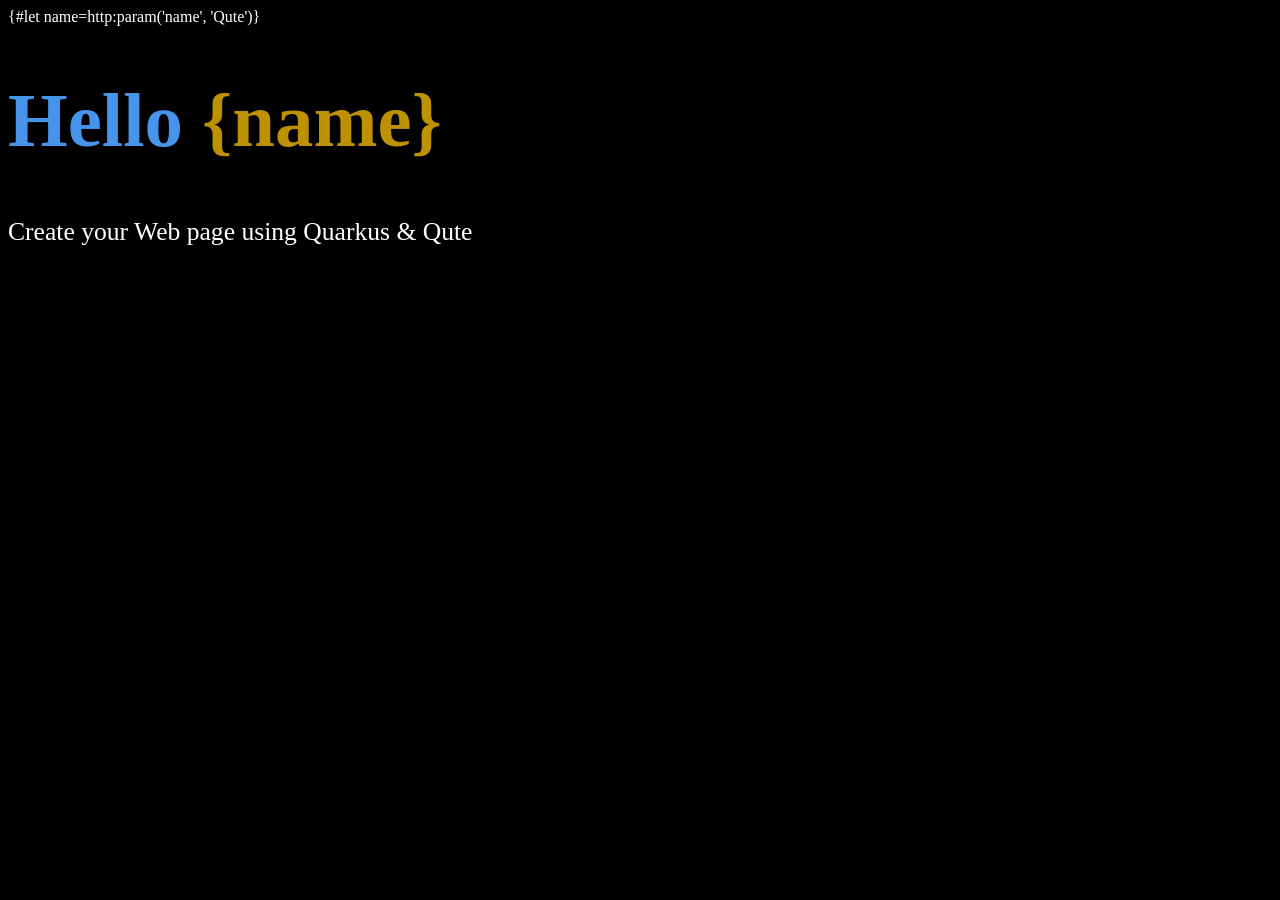
<file: src/main/resources/templates/pub/some-page.html>
{#let name=http:param('name', 'Qute')}
<!DOCTYPE html>
<html>
<head>
    <meta charset="UTF-8">
    <title>Hello {name}</title>
    <style>
        body {
            background-color: #000;
            color: #fff;
        }
        h1 {
            color: #4695EB;
            font-size: 6vw;
        }

        h1 b {
            color: #be9100;
        }

        p {
            font-size: 2vw;
        }
    </style>
</head>
<body>
<h1>Hello <b>{name}</b></h1>

<p>Create your Web page using Quarkus & Qute</p>
</body>
</html>
</file>
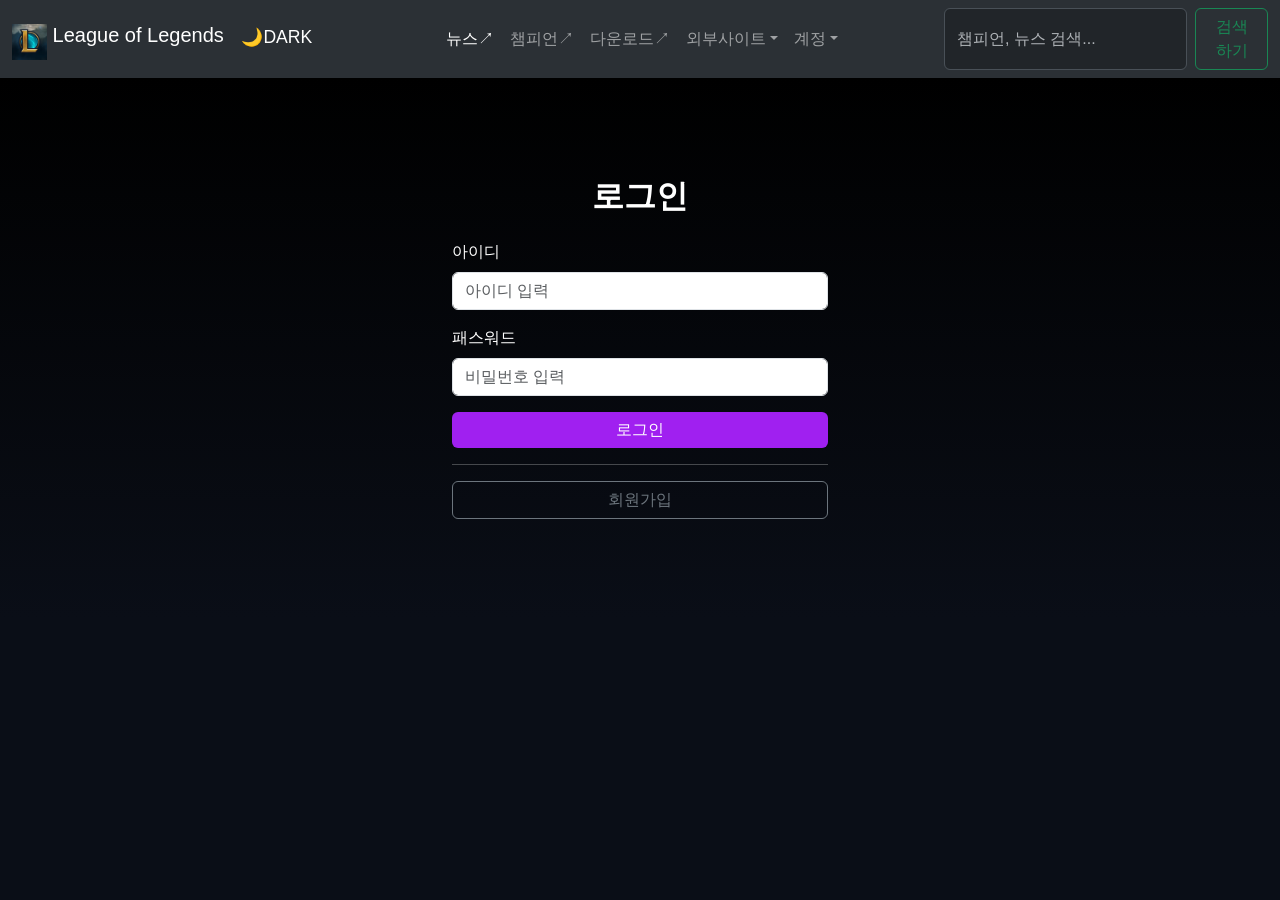
<file: src/main/resources/META-INF/resources/login/login.html>
<!DOCTYPE html>
<html lang="ko">
<head>
    <meta charset="UTF-8">
    <meta name="viewport" content="width=device-width, initial-scale=1.0">
    <title>League of Legends - 로그인</title>

    <link href="https://cdn.jsdelivr.net/npm/bootstrap@5.3.0/dist/css/bootstrap.min.css" rel="stylesheet">
    <link rel="stylesheet" href="../css/main.css">
</head>

<body>

<script src="../js/test2.js"></script>
<script src="../js/toggle.js"></script>

<nav class="navbar navbar-expand-lg bg-body-tertiary" data-bs-theme="dark">
    <div class="container-fluid">
        <a class="navbar-brand" href="/">
            <img src="../image/롤아이콘.webp" alt="" width="35" height="36" class="d-inline-block align-text-top">
            League of Legends
            <button class="btn border-0" id="themeToggleBtn" onclick="toggleTheme()" type="button">
                🌙DARK
            </button>
        </a>

        <button class="navbar-toggler" type="button" data-bs-toggle="collapse" data-bs-target="#navbarSupportedContent">
            <span class="navbar-toggler-icon"></span>
        </button>

        <div class="collapse navbar-collapse" id="navbarSupportedContent">
            <ul class="navbar-nav mx-auto mb-2 mb-lg-0">
                <li class="nav-item">
                    <a class="nav-link active" href="https://www.leagueoflegends.com/ko-kr/news/" target="_blank">뉴스↗</a>
                </li>
                <li class="nav-item">
                    <a class="nav-link" href="https://www.leagueoflegends.com/ko-kr/champions/" target="_blank">챔피언↗</a>
                </li>
                <li class="nav-item">
                    <a class="nav-link" href="main_page_sub/download.html" target="_blank">다운로드↗</a>
                </li>
                <li class="nav-item dropdown">
                    <a class="nav-link dropdown-toggle" href="#" role="button" data-bs-toggle="dropdown">외부사이트</a>
                    <ul class="dropdown-menu">
                        <li><a class="dropdown-item" href="https://lol.ps/" target="_blank">프로관전러</a></li>
                        <li><a class="dropdown-item" href="https://op.gg/ko" target="_blank">OP.GG</a></li>
                    </ul>
                </li>
                <li class="nav-item dropdown">
                    <a class="nav-link dropdown-toggle" href="#" role="button" data-bs-toggle="dropdown">계정</a>
                    <ul class="dropdown-menu">
                        <li><a class="dropdown-item" href="/register">회원가입</a></li>
                        <li><a class="dropdown-item" href="/login">로그인</a></li>
                    </ul>
                </li>
            </ul>

            <form class="d-flex" id="searchForm">
                <input class="form-control me-2" type="search" placeholder="챔피언, 뉴스 검색..." id="searchInput">
                <button class="btn btn-outline-success" type="submit">검색하기</button>
            </form>
        </div>
    </div>
</nav>

<section class="hero d-flex align-items-center justify-content-center text-center py-5">
    <div class="container" style="max-width: 400px;">
        <h2 class="fw-bold mb-4">로그인</h2>

        <form method="POST" action="/login_check" id="loginForm">
            <div class="mb-3 text-start">
                <label class="form-label">아이디</label>
                <input type="text"
                       class="form-control"
                       id="usernameInput"
                       name="username"
                       placeholder="아이디 입력">

                <div id="usernameMsg" class="text-danger small mt-1"></div>
            </div>

            <div class="mb-3 text-start">
                <label class="form-label">패스워드</label>

                <input type="password"
                       class="form-control"
                       id="passwordInput"
                       placeholder="비밀번호 입력">

                <div id="passwordMsg" class="text-danger small mt-1"></div>

                <input type="hidden" id="password" name="password">
            </div>

            <button type="button" class="btn btn-primary w-100" onclick="validateAndLogin()">
                로그인
            </button>

            <hr>

            <a href="/register" class="btn btn-outline-secondary w-100">
                회원가입
            </a>
        </form>
    </div>
</section>

<script>
    async function hashPassword(password) {
        const encoder = new TextEncoder();
        const data = encoder.encode(password);
        const hashBuffer = await crypto.subtle.digest("SHA-256", data);
        const hashArray = Array.from(new Uint8Array(hashBuffer));

        return hashArray
            .map(byte => byte.toString(16).padStart(2, "0"))
            .join("");
    }

    function showError(inputId, msgId, message) {
    const input = document.getElementById(inputId);
    const msg = document.getElementById(msgId);

    console.log("input =", input);
    console.log("msg =", msg);

    if (!input) {
        alert(inputId + " 요소를 찾을 수 없습니다.");
        return;
    }

    if (!msg) {
        alert(msgId + " 요소를 찾을 수 없습니다.");
        return;
    }

    input.classList.add("is-invalid");
    msg.innerText = message;
    msg.style.display = "block";
    msg.style.color = "red";
}F

    function clearError(inputId, msgId) {
        const input = document.getElementById(inputId);
        const msg = document.getElementById(msgId);

        if (!input || !msg) return;

        input.classList.remove("is-invalid");
        msg.textContent = "";
    }

   function validateAndLogin() {
    let valid = true;

    const username = document.getElementById("usernameInput").value.trim();
    const password = document.getElementById("passwordInput").value;

    if (username === "") {
        showError(
            "usernameInput",
            "usernameMsg",
            "아이디를 입력해주세요."
        );
        valid = false;
    } else {
        clearError("usernameInput", "usernameMsg");
    }

    if (password === "") {
        showError(
            "passwordInput",
            "passwordMsg",
            "패스워드를 입력해주세요."
        );
        valid = false;
    } else {
        clearError("passwordInput", "passwordMsg");
    }

    if (valid) {
        submitLogin();
    }
}
    async function submitLogin() {
        const password = document.getElementById("passwordInput").value;
        const hashedPassword = await hashPassword(password);

        document.getElementById("password").value = hashedPassword;
        document.getElementById("loginForm").submit();
    }

    window.addEventListener("load", function() {
    const params = new URLSearchParams(window.location.search);
    const error = params.get("error");

    console.log("error =", error);

    if (error === "username_empty") {
        showError("usernameInput", "usernameMsg", "아이디를 입력해주세요.");
    }
    else if (error === "password_empty") {
        showError("passwordInput", "passwordMsg", "패스워드를 입력해주세요.");
    }
    else if (
        error === "not_found" ||
        error === "password_wrong" ||
        error === "1" ||
        error === "login_fail"
    ) {
        showError("passwordInput", "passwordMsg", "아이디 또는 패스워드가 올바르지 않습니다.");
    }
    else if (error === "session_empty") {
        showError("passwordInput", "passwordMsg", "로그인이 필요한 페이지입니다.");
    }
});
</script>

<script src="https://cdn.jsdelivr.net/npm/bootstrap@5.3.0/dist/js/bootstrap.bundle.min.js"></script>
<script src="../js/search.js"></script>

</body>
</html>
</file>
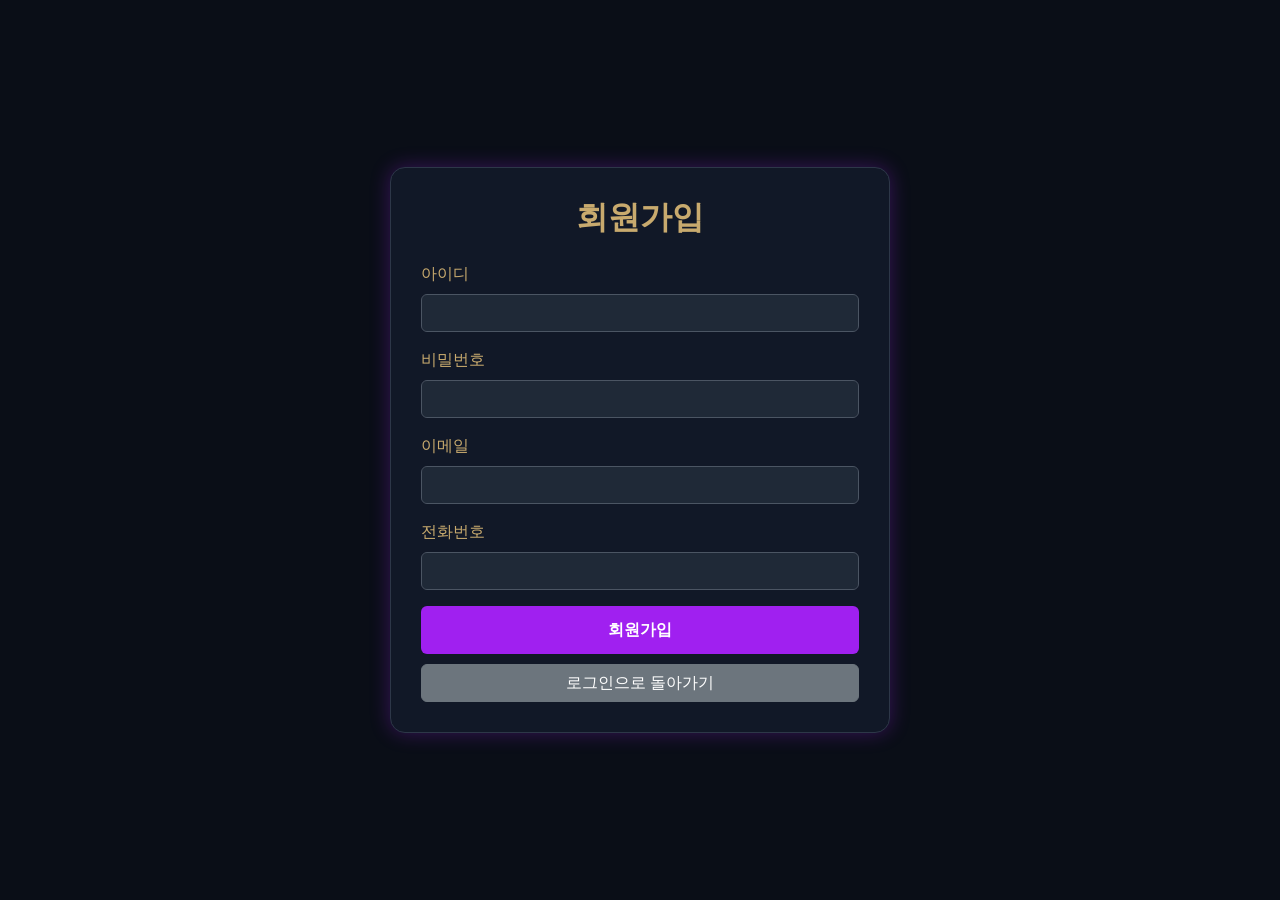
<file: src/main/resources/META-INF/resources/login/register.html>
<!DOCTYPE html>
<html lang="ko">
<head>
    <meta charset="UTF-8">
    <meta name="viewport" content="width=device-width, initial-scale=1.0">
    <title>회원가입</title>

    <link href="https://cdn.jsdelivr.net/npm/bootstrap@5.3.0/dist/css/bootstrap.min.css" rel="stylesheet">

    <style>
        body {
            background-color: #0a0e17;
            color: #e0e0e0;
            font-family: 'Segoe UI', Arial, sans-serif;
        }

        .register-container {
            min-height: 100vh;
            display: flex;
            align-items: center;
            justify-content: center;
            padding: 30px;
        }

        .register-card {
            width: 100%;
            max-width: 500px;
            background-color: #111827;
            border: 1px solid #2d3748;
            border-radius: 15px;
            padding: 30px;
            box-shadow: 0 0 20px rgba(160, 32, 240, 0.3);
        }

        .register-card h2 {
            color: #c8aa6e;
            text-align: center;
            margin-bottom: 25px;
            font-weight: bold;
        }

        .form-label {
            color: #c8aa6e;
        }

        .form-control {
            background-color: #1f2937;
            color: white;
            border: 1px solid #4b5563;
        }

        .form-control:focus {
            background-color: #1f2937;
            color: white;
            border-color: #a020f0;
            box-shadow: 0 0 0 0.2rem rgba(160, 32, 240, 0.25);
        }

        .btn-register {
            background-color: #a020f0;
            color: white;
            border: none;
            width: 100%;
            padding: 12px;
            font-weight: bold;
        }

        .btn-register:hover {
            background-color: #7b16bd;
            color: white;
        }

        .btn-back {
            width: 100%;
            margin-top: 10px;
        }
    </style>
</head>

<body>

<div class="register-container">
    <div class="register-card">
        <h2>회원가입</h2>

        <form id="registerForm" action="/register_check" method="post">

            <div class="mb-3">
                <label for="username" class="form-label">아이디</label>
                <input type="text" class="form-control" id="username" name="username" required>
            </div>

            <div class="mb-3">
                <label for="rawPassword" class="form-label">비밀번호</label>
                <input type="password" class="form-control" id="rawPassword" required>
            </div>

            <!-- 서버로 실제 전송되는 해시 비밀번호 -->
            <input type="hidden" id="password" name="password">

            <div class="mb-3">
                <label for="email" class="form-label">이메일</label>
                <input type="email" class="form-control" id="email" name="email" required>
            </div>

            <div class="mb-3">
                <label for="phone" class="form-label">전화번호</label>
                <input type="text" class="form-control" id="phone" name="phone" required>
            </div>

            <button type="submit" class="btn btn-register">회원가입</button>
            <a href="/login" class="btn btn-secondary btn-back">로그인으로 돌아가기</a>
        </form>
    </div>
</div>

<script>
    async function hashPassword(password) {
        const encoder = new TextEncoder();
        const data = encoder.encode(password);
        const hashBuffer = await crypto.subtle.digest("SHA-256", data);
        const hashArray = Array.from(new Uint8Array(hashBuffer));

        return hashArray
            .map(byte => byte.toString(16).padStart(2, "0"))
            .join("");
    }

    document.getElementById("registerForm").addEventListener("submit", async function (event) {
        event.preventDefault();

        const rawPassword = document.getElementById("rawPassword").value;
        const hashedPassword = await hashPassword(rawPassword);

        document.getElementById("password").value = hashedPassword;

        console.log("원본 비밀번호:", rawPassword);
        console.log("SHA-256 해시값:", hashedPassword);
        console.log("해시 길이:", hashedPassword.length);

        this.submit();
    });
</script>

</body>
</html>
</file>
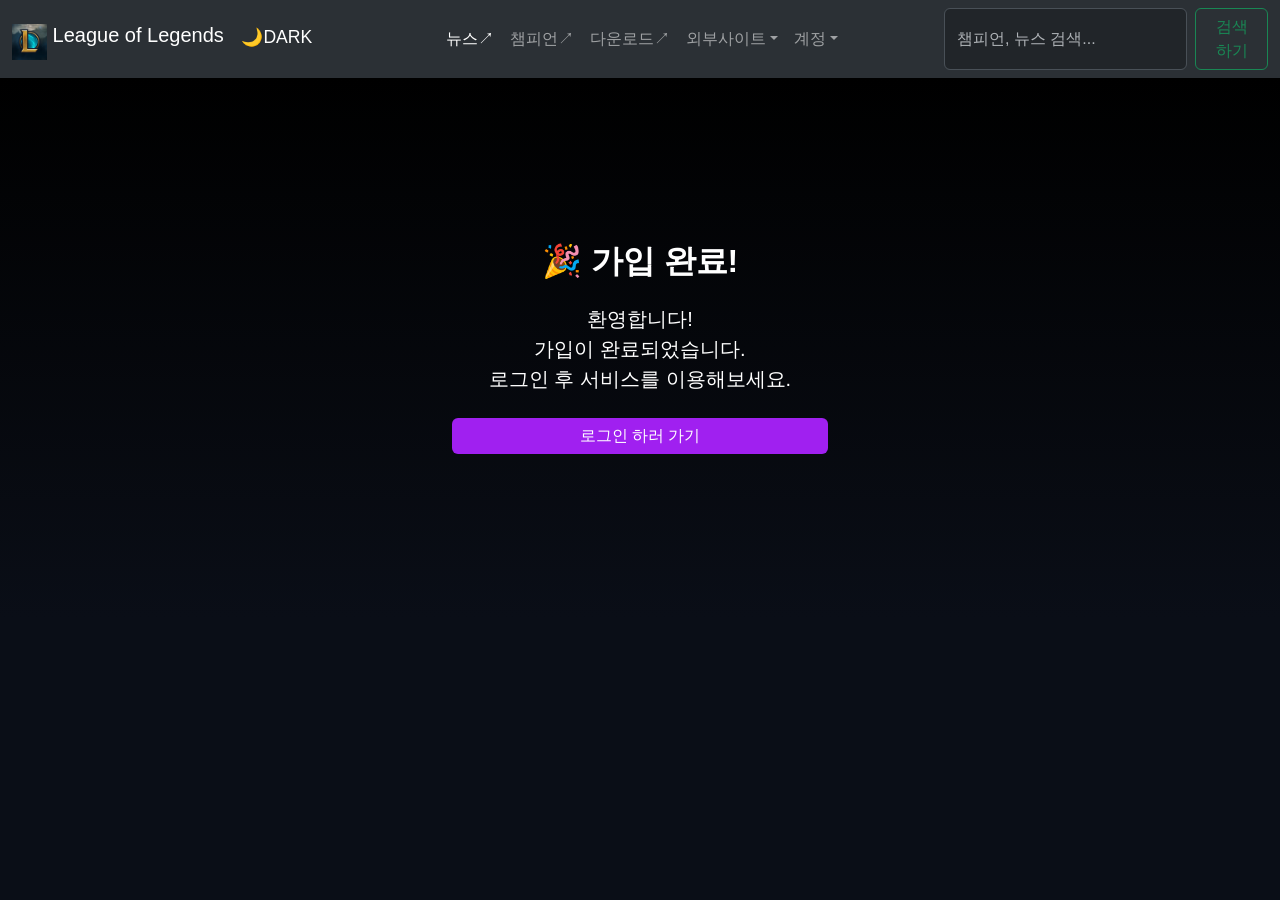
<file: src/main/resources/META-INF/resources/login/register_success.html>
<!DOCTYPE html>
<html lang="ko">
<head>
    <meta charset="UTF-8">
    <meta name="viewport" content="width=device-width, initial-scale=1.0">
    <title>League of Legends - 메인 페이지</title>
    
    <!-- Bootstrap 5 CDN (CDN만 사용) -->
    <link href="https://cdn.jsdelivr.net/npm/bootstrap@5.3.0/dist/css/bootstrap.min.css" rel="stylesheet">
    
    <!-- 커스텀 스타일 -->
    <link rel="stylesheet" href="../css/main.css">
</head>
<body>
    
    <script src="../js/toggle.js"></script>

    <!-- 네비게이션 바 -->
    <nav class="navbar navbar-expand-lg bg-body-tertiary" data-bs-theme="dark">
        <div class="container-fluid">
            <a class="navbar-brand" href="#">
                <img src="../image/롤아이콘.webp" alt="" width="35" height="36" class="d-inline-block align-text-top">
                League of Legends
                <!-- [변경] "Navbar" 텍스트 → 다크/라이트 토글 버튼 -->
                <button class="btn border-0" id="themeToggleBtn" onclick="toggleTheme()">
                🌙DARK
                </button>
            </a>
            
            <button class="navbar-toggler" type="button" data-bs-toggle="collapse" data-bs-target="#navbarSupportedContent">
                <span class="navbar-toggler-icon"></span>
            </button>
            <div class="collapse navbar-collapse" id="navbarSupportedContent">
                <ul class="navbar-nav mx-auto mb-2 mb-lg-0">
                    <li class="nav-item">
                        <a class="nav-link active" href="https://www.leagueoflegends.com/ko-kr/news/" target="_blank">뉴스↗</a>
                    </li>
                    <li class="nav-item">
                        <a class="nav-link" href="https://www.leagueoflegends.com/ko-kr/champions/" target="_blank">챔피언↗</a>
                    </li>
                    <li class="nav-item">
                        <a class="nav-link" href="main_page_sub/download.html" target="_blank">다운로드↗</a>
                    </li>
                    <li class="nav-item dropdown">
                        <a class="nav-link dropdown-toggle" href="#" role="button" data-bs-toggle="dropdown">외부사이트</a>
                        <ul class="dropdown-menu">
                            <li><a class="dropdown-item" href="https://lol.ps/" target="_blank">프로관전러</a></li>
                            <li><a class="dropdown-item" href="https://op.gg/ko" target="_blank">OP.GG</a></li>
                        </ul>
                    </li>
                    <li class="nav-item dropdown">
                        <a class="nav-link dropdown-toggle" href="#" role="button" data-bs-toggle="dropdown">계정</a>
                        <ul class="dropdown-menu">
                            <li><a class="dropdown-item" href="/register" target="_blank">회원가입</a></li>
                            <a class="nav-link" href="/login" target="_blank">로그인</a>
                        </ul>
                    </li>
                </ul>
                <form class="d-flex" id="searchForm">
                    <input class="form-control me-2" type="search" placeholder="챔피언, 뉴스 검색..." id="searchInput">
                    <button class="btn btn-outline-success" type="submit">검색하기</button>
                </form>
            </div>
        </div>
    </nav>

        <section class="hero d-flex align-items-center
    justify-content-center text-center py-5">
    <div class="container" style="max-width: 400px;">
    <h2 class="fw-bold mb-4">🎉 가입 완료!</h2>
    <p class="lead mb-4">
    환영합니다!<br>
    가입이 완료되었습니다.<br>
    로그인 후 서비스를 이용해보세요.
    </p>
    <a href="/login" class="btn btn-primary w-100">
    로그인 하러 가기
    </a>
    </div>
    </section>

    <script src="https://cdn.jsdelivr.net/npm/bootstrap@5.3.0/dist/js/bootstrap.bundle.min.js"></script>
    </body>
</html>
</file>
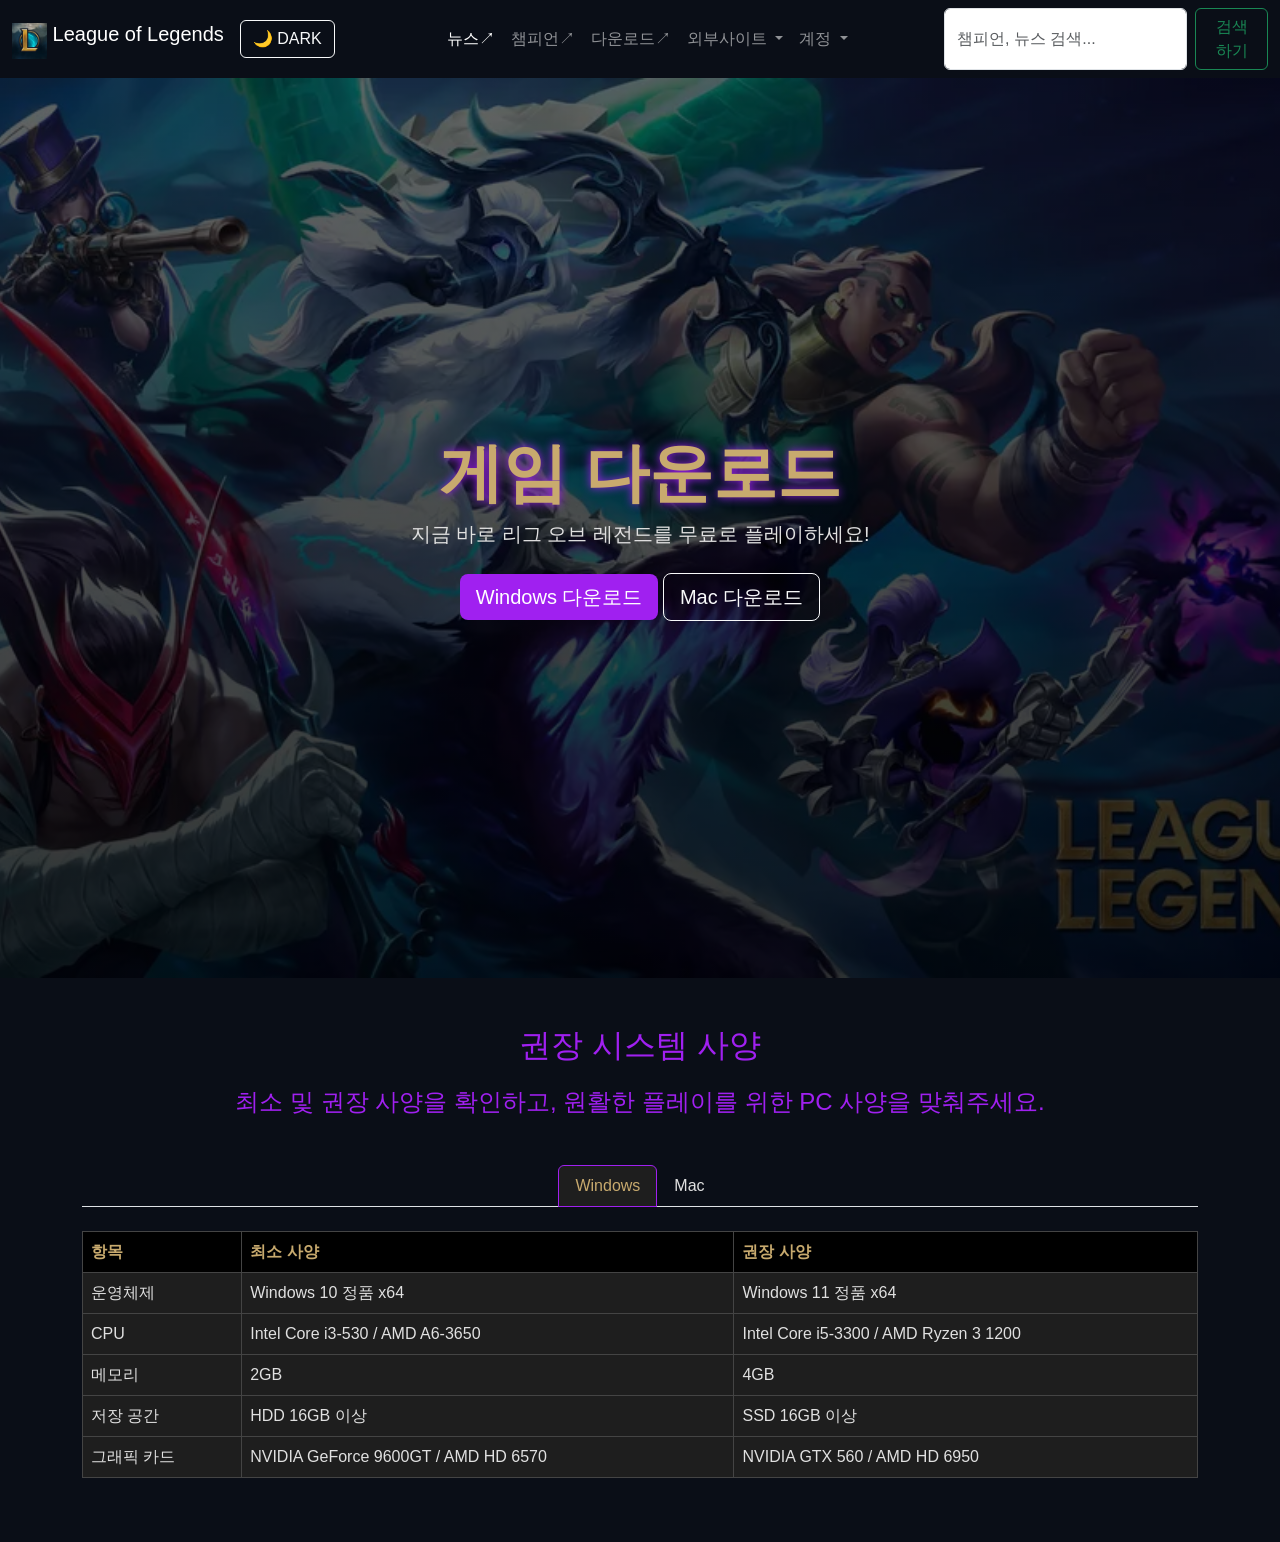
<file: src/main/resources/META-INF/resources/main_page_sub/download.html>
<!DOCTYPE html>
<html lang="ko">
<head>
    <meta charset="UTF-8">
    <meta name="viewport" content="width=device-width, initial-scale=1.0">
    <title>League of Legends - 메인 페이지</title>

    <link href="https://cdn.jsdelivr.net/npm/bootstrap@5.3.0/dist/css/bootstrap.min.css" rel="stylesheet">

    <style>
        body {
            background-color: #0a0e17;
            color: #fff;
            font-family: Arial, sans-serif;
            transition: background-color 0.3s, color 0.3s;
        }

        body.light-mode {
            background-color: #f8f9fa;
            color: #000;
        }

        body.light-mode .card {
            background-color: #ffffff;
            color: #000;
        }

        body.light-mode .hero {
            background: linear-gradient(to bottom, #e9ecef, #ffffff);
        }

        

        .hero {
            background: linear-gradient(to bottom, #1e1e1e, #0a0e17);
            min-height: 60vh;
            display: flex;
            align-items: center;
            text-align: center;
        }

        .accent-purple {
            color: #a020f0;
        }

        .card {
            background-color: #1e1e1e;
            border: none;
            transition: transform 0.3s, box-shadow 0.3s;
        }

        .card:hover {
            transform: scale(1.05);
            box-shadow: 0 10px 20px rgba(160, 32, 240, 0.5);
        }

        .btn-primary {
            background-color: #a020f0;
            border: none;
        }

        .btn-primary:hover {
            background-color: #800080;
        }
    </style>

    <link rel="stylesheet" href="../css/download.css">
</head>

<body>


    
<nav class="navbar navbar-expand-lg navbar-dark">
    <div class="container-fluid">

        <a class="navbar-brand" href="#">
            <img src="../image/롤아이콘.webp" alt="롤 아이콘" width="35" height="36" class="d-inline-block align-text-top">
            League of Legends
        </a>

       <button class="btn btn-outline-light me-3"
        id="themeToggleBtn"
        type="button">
        🌙 DARK
        </button>

        <button class="navbar-toggler" type="button" data-bs-toggle="collapse" data-bs-target="#navbarSupportedContent">
            <span class="navbar-toggler-icon"></span>
        </button>

        <div class="collapse navbar-collapse" id="navbarSupportedContent">

            <ul class="navbar-nav mx-auto mb-2 mb-lg-0">

                <li class="nav-item">
                    <a class="nav-link active" href="https://www.leagueoflegends.com/ko-kr/news/" target="_blank">뉴스↗</a>
                </li>

                <li class="nav-item">
                    <a class="nav-link" href="https://www.leagueoflegends.com/ko-kr/champions/" target="_blank">챔피언↗</a>
                </li>

                <li class="nav-item">
                    <a class="nav-link" href="main_page_sub/download.html" target="_blank">다운로드↗</a>
                </li>

                <li class="nav-item dropdown">
                    <a class="nav-link dropdown-toggle" href="#" role="button" data-bs-toggle="dropdown">
                        외부사이트
                    </a>
                    <ul class="dropdown-menu">
                        <li><a class="dropdown-item" href="https://lol.ps/" target="_blank">프로관전러</a></li>
                        <li><a class="dropdown-item" href="https://op.gg/ko" target="_blank">OP.GG</a></li>
                    </ul>
                </li>

                <li class="nav-item dropdown">
                    <a class="nav-link dropdown-toggle" href="#" role="button" data-bs-toggle="dropdown">
                        계정
                    </a>
                    <ul class="dropdown-menu">
                        <li><a class="dropdown-item" href="https://signup.kr.riotgames.com/" target="_blank">회원가입</a></li>
                        <li><a class="dropdown-item" href="/login" target="_blank">로그인</a></li>
                    </ul>
                </li>

            </ul>

            <form class="d-flex" id="searchForm">
                <input class="form-control me-2" type="search" placeholder="챔피언, 뉴스 검색..." id="searchInput">
                <button class="btn btn-outline-success" type="submit">검색하기</button>
            </form>

        </div>
    </div>
</nav>

<section class="hero">
    <div class="container">
        <h1>게임 다운로드</h1>
        <p class="lead mb-4">지금 바로 리그 오브 레전드를 무료로 플레이하세요!</p>
        <a href="../image/롤 다운로드.jpg" class="btn btn-primary btn-lg" target="_blank">Windows 다운로드</a>
        <a href="#" class="btn btn-outline-light btn-lg" target="_blank">Mac 다운로드</a>
    </div>
</section>

<section class="container my-5">
    <h2 class="text-center mb-4 accent-purple">권장 시스템 사양</h2>
    <h4 class="text-center mb-5 accent-purple">
        최소 및 권장 사양을 확인하고, 원활한 플레이를 위한 PC 사양을 맞춰주세요.
    </h4>

    <ul class="nav nav-tabs justify-content-center mb-4" id="osTabs" role="tablist">
        <li class="nav-item" role="presentation">
            <button class="nav-link active" id="windows-tab" data-bs-toggle="tab" data-bs-target="#windows" type="button">
                Windows
            </button>
        </li>
        <li class="nav-item" role="presentation">
            <button class="nav-link" id="mac-tab" data-bs-toggle="tab" data-bs-target="#mac" type="button">
                Mac
            </button>
        </li>
    </ul>

    <div class="tab-content">

        <div class="tab-pane fade show active" id="windows" role="tabpanel">
            <div class="table-responsive">
                <table class="table table-bordered table-hover">
                    <thead>
                        <tr>
                            <th>항목</th>
                            <th>최소 사양</th>
                            <th>권장 사양</th>
                        </tr>
                    </thead>
                    <tbody>
                        <tr><td>운영체제</td><td>Windows 10 정품 x64</td><td>Windows 11 정품 x64</td></tr>
                        <tr><td>CPU</td><td>Intel Core i3-530 / AMD A6-3650</td><td>Intel Core i5-3300 / AMD Ryzen 3 1200</td></tr>
                        <tr><td>메모리</td><td>2GB</td><td>4GB</td></tr>
                        <tr><td>저장 공간</td><td>HDD 16GB 이상</td><td>SSD 16GB 이상</td></tr>
                        <tr><td>그래픽 카드</td><td>NVIDIA GeForce 9600GT / AMD HD 6570</td><td>NVIDIA GTX 560 / AMD HD 6950</td></tr>
                    </tbody>
                </table>
            </div>
        </div>

        <div class="tab-pane fade" id="mac" role="tabpanel">
            <div class="table-responsive">
                <table class="table table-bordered table-hover">
                    <thead>
                        <tr>
                            <th>항목</th>
                            <th>최소 사양</th>
                            <th>권장 사양</th>
                        </tr>
                    </thead>
                    <tbody>
                        <tr><td>운영체제</td><td>macOS 10.15 이상</td><td>macOS 13 Ventura 이상</td></tr>
                        <tr><td>CPU</td><td>Intel Core i5 또는 Apple M1</td><td>Apple M2 이상</td></tr>
                        <tr><td>메모리</td><td>4GB</td><td>8GB 이상</td></tr>
                        <tr><td>저장 공간</td><td>SSD 16GB 이상</td><td>SSD 30GB 이상</td></tr>
                        <tr><td>그래픽</td><td>Metal 지원 GPU</td><td>Metal 2 지원 GPU</td></tr>
                    </tbody>
                </table>
            </div>
        </div>

    </div>
</section>

<script>
const themeToggleBtn = document.getElementById("themeToggleBtn");

function toggleTheme() {

    document.body.classList.toggle("light-mode");

    if (document.body.classList.contains("light-mode")) {

        themeToggleBtn.innerHTML = "☀ LIGHT";
        localStorage.setItem("theme", "light");

    } else {

        themeToggleBtn.innerHTML = "🌙 DARK";
        localStorage.setItem("theme", "dark");
    }
}

themeToggleBtn.addEventListener("click", toggleTheme);

window.addEventListener("DOMContentLoaded", function () {

    const savedTheme = localStorage.getItem("theme");

    if (savedTheme === "light") {

        document.body.classList.add("light-mode");
        themeToggleBtn.innerHTML = "☀ LIGHT";

    } else {

        document.body.classList.remove("light-mode");
        themeToggleBtn.innerHTML = "🌙 DARK";
    }
});
</script>

<script src="https://cdn.jsdelivr.net/npm/bootstrap@5.3.0/dist/js/bootstrap.bundle.min.js"></script>

</body>
</html>
</file>
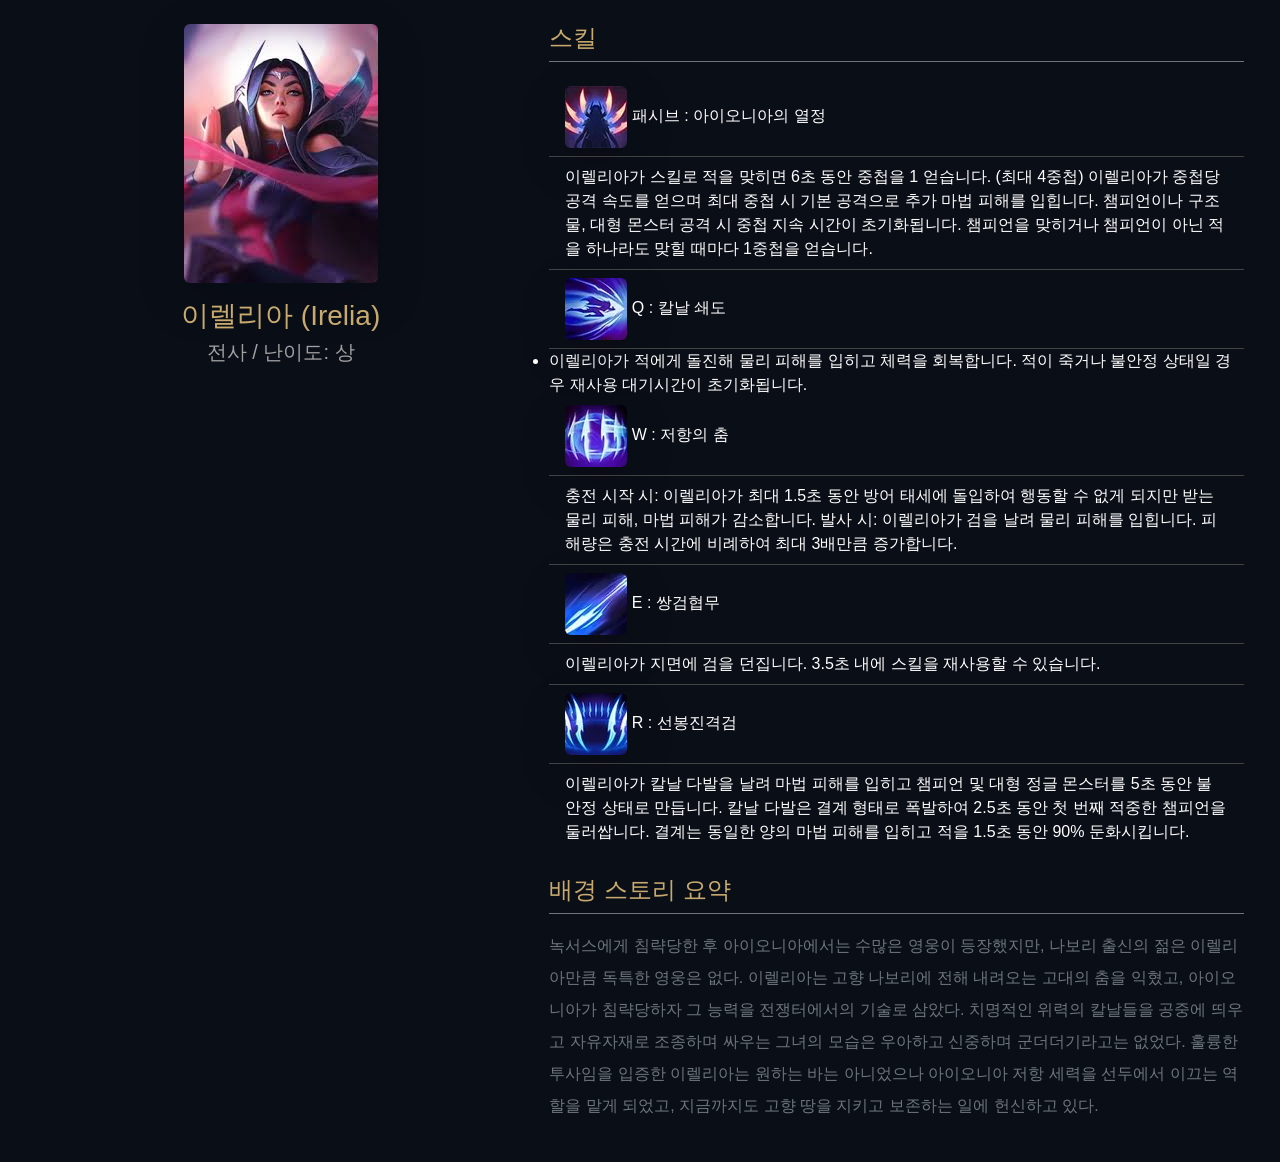
<file: src/main/resources/META-INF/resources/modals/Irelia.html>
<!DOCTYPE html>
<html lang="ko">
<head>
  <meta charset="UTF-8">
  <meta name="viewport" content="width=device-width, initial-scale=1.0">
  <title>이렐리아 상세</title>
  
  <!-- Bootstrap 5 CSS (index.html과 동일하게 연동) -->
  <link href="https://cdn.jsdelivr.net/npm/bootstrap@5.3.3/dist/css/bootstrap.min.css" rel="stylesheet" integrity="sha384-QWTKZyjpPEjISv5WaRU9OFeRpok6YctnYmDr5pNlyT2bRjXh0JMhjY6hW+ALEwIH" crossorigin="anonymous">
  
  <!-- LOL 스타일 맞추기 위한 간단 커스텀 (필요 시 resources/css/custom.css로 이동) -->
  <style>
    body {
      background-color: #0a0e17;
      color: white;
      padding: 1.5rem;
      font-family: 'Segoe UI', sans-serif;
    }
    h3, h4 {
      color: #c8aa6e; /* LOL 골드 톤 */
    }
    .text-muted {
      color: #a0a0a0 !important;
    }
    .list-group-item {
      background: transparent;
      border-color: #444;
      color: white;
    }
  </style>
</head>
<body>

  <div class="container-fluid">
    <div class="row g-4">
      
      <!-- 왼쪽: 이미지 + 기본 정보 -->
      <div class="col-lg-5 text-center">
        <img src="../image/irelia.png" class="img-fluid rounded shadow-lg" alt="이렐리아" style="max-height: 480px; object-fit: contain;">
        <div class="mt-3">
          <h3 class="mb-1">이렐리아 (Irelia)</h3>
          <p class="text-muted fs-5">전사 / 난이도: 상</p>
        </div>
      </div>
      
      <!-- 오른쪽: 스킬 + 스토리 -->
      <div class="col-lg-7">
        <h4 class="border-bottom border-secondary pb-2 mb-3">스킬</h4>
        <ul class="list-group list-group-flush mb-4">
          <li class="list-group-item"><img src="../image/이렐리아 패시브.webp" class="img-fluid rounded shadow-lg" alt="이렐리아" style="max-height: 100px; object-fit: contain;">  
            패시브 : 아이오니아의 열정</li>
            <li class="list-group-item">
              이렐리아가 스킬로 적을 맞히면 6초 동안 중첩을 1 얻습니다.
              (최대 4중첩) 이렐리아가 중첩당 공격 속도를 얻으며 최대 중첩 시 기본 공격으로 추가 마법 피해를 입힙니다.
              챔피언이나 구조물, 대형 몬스터 공격 시 중첩 지속 시간이 초기화됩니다. 챔피언을 맞히거나 챔피언이 아닌 적을 하나라도 맞힐 때마다 1중첩을 얻습니다.</li>
          <li class="list-group-item"><img src="../image/이렐리아 Q.webp" class="img-fluid rounded shadow-lg" alt="이렐리아" style="max-height: 100px; object-fit: contain;">
              Q : 칼날 쇄도</li>
              <li class="list-gruop-item">
               이렐리아가 적에게 돌진해 물리 피해를 입히고 체력을 회복합니다. 적이 죽거나 불안정 상태일 경우 재사용 대기시간이 초기화됩니다.</li>
          <li class="list-group-item"><img src="../image/이렐리아 W.webp" class="img-fluid rounded shadow-lg" alt="이렐리아" style="max-height: 100px; object-fit: contain;">
              W : 저항의 춤</li>
              <li class="list-group-item">
                충전 시작 시: 이렐리아가 최대 1.5초 동안 방어 태세에 돌입하여 행동할 수 없게 되지만 받는 물리 피해, 마법 피해가 감소합니다.
                발사 시: 이렐리아가 검을 날려 물리 피해를 입힙니다. 피해량은 충전 시간에 비례하여 최대 3배만큼 증가합니다.
              </li>
          <li class="list-group-item"><img src="../image/이렐리아 E.webp" class="img-fluid rounded shadow-lg" alt="이렐리아" style="max-height: 100px; object-fit: contain;">
              E : 쌍검협무</li>
              <li class="list-group-item">
                이렐리아가 지면에 검을 던집니다. 3.5초 내에 스킬을 재사용할 수 있습니다.</li>
          <li class="list-group-item"><img src="../image/이렐리아 R.webp" class="img-fluid rounded shadow-lg" alt="이렐리아" style="max-height: 100px; object-fit: contain;">
              R : 선봉진격검</li>
              <li class="list-group-item">
                이렐리아가 칼날 다발을 날려 마법 피해를 입히고 챔피언 및 대형 정글 몬스터를 5초 동안 불안정 상태로 만듭니다.
                칼날 다발은 결계 형태로 폭발하여 2.5초 동안 첫 번째 적중한 챔피언을 둘러쌉니다.
                결계는 동일한 양의 마법 피해를 입히고 적을 1.5초 동안 90% 둔화시킵니다.
              </li>
        </ul>

        <h4 class="border-bottom border-secondary pb-2 mb-3">배경 스토리 요약</h4>
        <p class="text-secondary lh-lg">
           녹서스에게 침략당한 후 아이오니아에서는 수많은 영웅이 등장했지만, 나보리 출신의 젊은 이렐리아만큼 독특한 영웅은 없다.
           이렐리아는 고향 나보리에 전해 내려오는 고대의 춤을 익혔고, 아이오니아가 침략당하자 그 능력을 전쟁터에서의 기술로 삼았다. 
           치명적인 위력의 칼날들을 공중에 띄우고 자유자재로 조종하며 싸우는 그녀의 모습은 우아하고 신중하며 군더더기라고는 없었다. 
           훌륭한 투사임을 입증한 이렐리아는 원하는 바는 아니었으나 아이오니아 저항 세력을 선두에서 이끄는 역할을 맡게 되었고, 
           지금까지도 고향 땅을 지키고 보존하는 일에 헌신하고 있다.
        </p>
      </div>
      
    </div>
  </div>

</body>
</html>
</file>
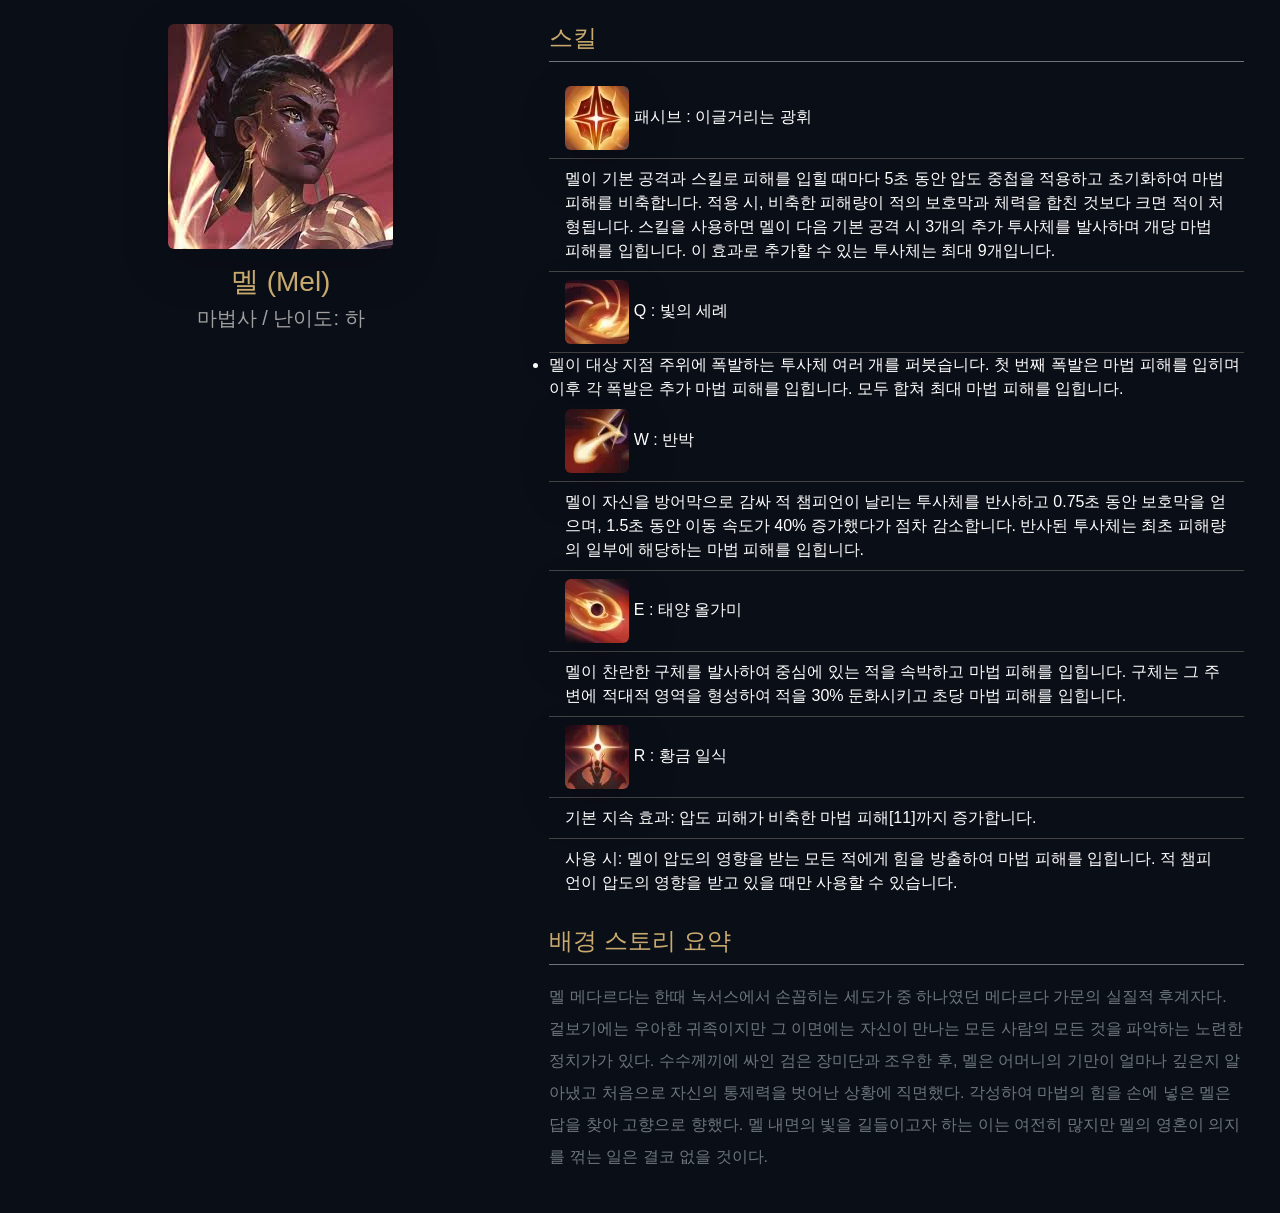
<file: src/main/resources/META-INF/resources/modals/Mel.html>
<!DOCTYPE html>
<html lang="ko">
<head>
  <meta charset="UTF-8">
  <meta name="viewport" content="width=device-width, initial-scale=1.0">
  <title>멜 상세</title>
  
  <!-- Bootstrap 5 CSS (index.html과 동일하게 연동) -->
  <link href="https://cdn.jsdelivr.net/npm/bootstrap@5.3.3/dist/css/bootstrap.min.css" rel="stylesheet" integrity="sha384-QWTKZyjpPEjISv5WaRU9OFeRpok6YctnYmDr5pNlyT2bRjXh0JMhjY6hW+ALEwIH" crossorigin="anonymous">
  
  <!-- LOL 스타일 맞추기 위한 간단 커스텀 (필요 시 resources/css/custom.css로 이동) -->
  <style>
    body {
      background-color: #0a0e17;
      color: white;
      padding: 1.5rem;
      font-family: 'Segoe UI', sans-serif;
    }
    h3, h4 {
      color: #c8aa6e; /* LOL 골드 톤 */
    }
    .text-muted {
      color: #a0a0a0 !important;
    }
    .list-group-item {
      background: transparent;
      border-color: #444;
      color: white;
    }
  </style>
</head>
<body>

  <div class="container-fluid">
    <div class="row g-4">
      
      <!-- 왼쪽: 이미지 + 기본 정보 -->
      <div class="col-lg-5 text-center">
        <img src="../image/mel.png" class="img-fluid rounded shadow-lg" alt="멜" style="max-height: 480px; object-fit: contain;">
        <div class="mt-3">
          <h3 class="mb-1">멜 (Mel)</h3>
          <p class="text-muted fs-5">마법사 / 난이도: 하</p>
        </div>
      </div>
      
      <!-- 오른쪽: 스킬 + 스토리 -->
      <div class="col-lg-7">
        <h4 class="border-bottom border-secondary pb-2 mb-3">스킬</h4>
        <ul class="list-group list-group-flush mb-4">
          <li class="list-group-item"><img src="../image/멜 패시브.webp" class="img-fluid rounded shadow-lg" alt="이렐리아" style="max-height: 100px; object-fit: contain;">  
            패시브 : 이글거리는 광휘</li>
            <li class="list-group-item">
              멜이 기본 공격과 스킬로 피해를 입힐 때마다 5초 동안 압도 중첩을 적용하고 초기화하여 마법 피해를 비축합니다. 
              적용 시, 비축한 피해량이 적의 보호막과 체력을 합친 것보다 크면 적이 처형됩니다.
              스킬을 사용하면 멜이 다음 기본 공격 시 3개의 추가 투사체를 발사하며 개당 마법 피해를 입힙니다. 
              이 효과로 추가할 수 있는 투사체는 최대 9개입니다.</li>
          <li class="list-group-item"><img src="../image/멜 Q.webp" class="img-fluid rounded shadow-lg" alt="이렐리아" style="max-height: 100px; object-fit: contain;">
              Q : 빛의 세례</li>
              <li class="list-gruop-item">
               멜이 대상 지점 주위에 폭발하는 투사체 여러 개를 퍼붓습니다.
               첫 번째 폭발은 마법 피해를 입히며 이후 각 폭발은 추가 마법 피해를 입힙니다.
            모두 합쳐 최대 마법 피해를 입힙니다.</li>
          <li class="list-group-item"><img src="../image/멜 W.webp" class="img-fluid rounded shadow-lg" alt="이렐리아" style="max-height: 100px; object-fit: contain;">
              W : 반박</li>
              <li class="list-group-item">
                멜이 자신을 방어막으로 감싸 적 챔피언이 날리는 투사체를 반사하고 0.75초 동안 보호막을 얻으며, 
                1.5초 동안 이동 속도가 40% 증가했다가 점차 감소합니다.
                반사된 투사체는 최초 피해량의 일부에 해당하는 마법 피해를 입힙니다.
              </li>
          <li class="list-group-item"><img src="../image/멜 E.webp" class="img-fluid rounded shadow-lg" alt="이렐리아" style="max-height: 100px; object-fit: contain;">
              E : 태양 올가미</li>
              <li class="list-group-item">
                멜이 찬란한 구체를 발사하여 중심에 있는 적을 속박하고 마법 피해를 입힙니다.
                구체는 그 주변에 적대적 영역을 형성하여 적을 30% 둔화시키고 초당 마법 피해를 입힙니다.</li>
          <li class="list-group-item"><img src="../image/멜 R.webp" class="img-fluid rounded shadow-lg" alt="이렐리아" style="max-height: 100px; object-fit: contain;">
              R : 황금 일식</li>
              <li class="list-group-item">
                기본 지속 효과: 압도 피해가 비축한 마법 피해[11]까지 증가합니다.</li>
                <li class="list-group-item">사용 시: 멜이 압도의 영향을 받는 모든 적에게 힘을 방출하여 마법 피해를 입힙니다.
                적 챔피언이 압도의 영향을 받고 있을 때만 사용할 수 있습니다.
              </li>
        </ul>

        <h4 class="border-bottom border-secondary pb-2 mb-3">배경 스토리 요약</h4>
        <p class="text-secondary lh-lg">
           멜 메다르다는 한때 녹서스에서 손꼽히는 세도가 중 하나였던 메다르다 가문의 실질적 후계자다.
           겉보기에는 우아한 귀족이지만 그 이면에는 자신이 만나는 모든 사람의 모든 것을 파악하는 노련한 정치가가 있다. 
           수수께끼에 싸인 검은 장미단과 조우한 후, 멜은 어머니의 기만이 얼마나 깊은지 알아냈고 처음으로 자신의 통제력을 벗어난 상황에 직면했다. 
           각성하여 마법의 힘을 손에 넣은 멜은 답을 찾아 고향으로 향했다. 
           멜 내면의 빛을 길들이고자 하는 이는 여전히 많지만 멜의 영혼이 의지를 꺾는 일은 결코 없을 것이다.

        </p>
      </div>
      
    </div>
  </div>

</body>
</html>
</file>
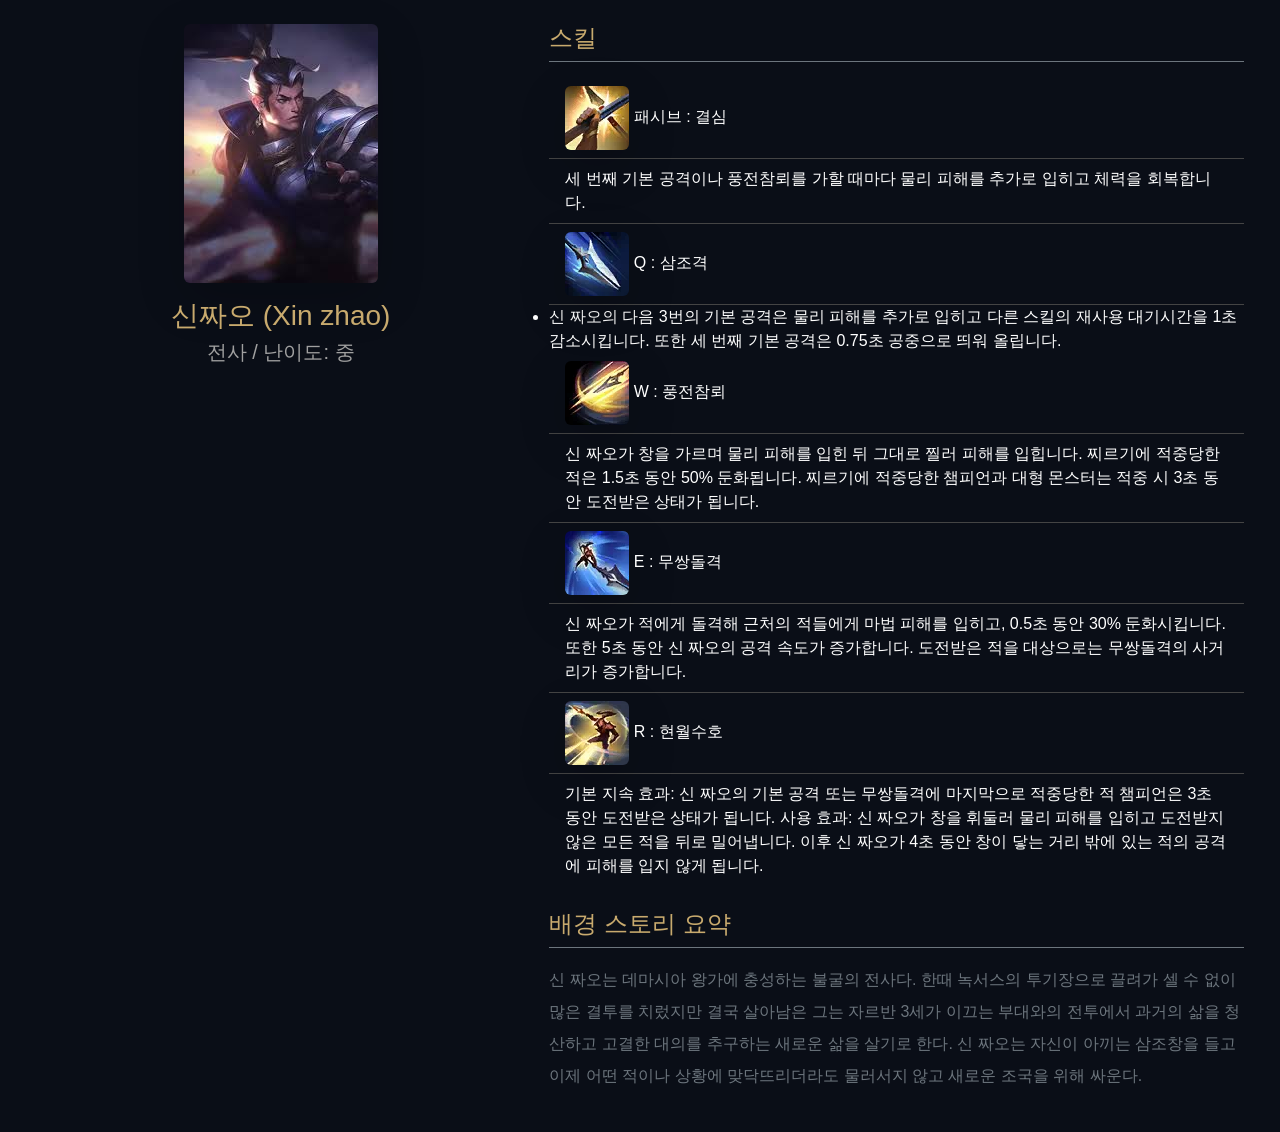
<file: src/main/resources/META-INF/resources/modals/Xin zhao.html>
<!DOCTYPE html>
<html lang="ko">
<head>
  <meta charset="UTF-8">
  <meta name="viewport" content="width=device-width, initial-scale=1.0">
  <title>신짜오 상세</title>
  
  <!-- Bootstrap 5 CSS (index.html과 동일하게 연동) -->
  <link href="https://cdn.jsdelivr.net/npm/bootstrap@5.3.3/dist/css/bootstrap.min.css" rel="stylesheet" integrity="sha384-QWTKZyjpPEjISv5WaRU9OFeRpok6YctnYmDr5pNlyT2bRjXh0JMhjY6hW+ALEwIH" crossorigin="anonymous">
  
  <!-- LOL 스타일 맞추기 위한 간단 커스텀 (필요 시 resources/css/custom.css로 이동) -->
  <style>
    body {
      background-color: #0a0e17;
      color: white;
      padding: 1.5rem;
      font-family: 'Segoe UI', sans-serif;
    }
    h3, h4 {
      color: #c8aa6e; /* LOL 골드 톤 */
    }
    .text-muted {
      color: #a0a0a0 !important;
    }
    .list-group-item {
      background: transparent;
      border-color: #444;
      color: white;
    }
  </style>
</head>
<body>

  <div class="container-fluid">
    <div class="row g-4">
      
      <!-- 왼쪽: 이미지 + 기본 정보 -->
      <div class="col-lg-5 text-center">
        <img src="../image/xin zhao.png" class="img-fluid rounded shadow-lg" alt="신짜오" style="max-height: 480px; object-fit: contain;">
        <div class="mt-3">
          <h3 class="mb-1">신짜오 (Xin zhao)</h3>
          <p class="text-muted fs-5">전사 / 난이도: 중</p>
        </div>
      </div>
      
      <!-- 오른쪽: 스킬 + 스토리 -->
      <div class="col-lg-7">
        <h4 class="border-bottom border-secondary pb-2 mb-3">스킬</h4>
        <ul class="list-group list-group-flush mb-4">
          <li class="list-group-item"><img src="../image/신짜오 패시브.webp" class="img-fluid rounded shadow-lg" alt="신짜오" style="max-height: 100px; object-fit: contain;">  
            패시브 : 결심</li>
            <li class="list-group-item">
              세 번째 기본 공격이나 풍전참뢰를 가할 때마다 물리 피해를 추가로 입히고 체력을 회복합니다.</li>
          <li class="list-group-item"><img src="../image/신짜오 Q.webp" class="img-fluid rounded shadow-lg" alt="신짜오" style="max-height: 100px; object-fit: contain;">
              Q : 삼조격</li>
              <li class="list-gruop-item">
               신 짜오의 다음 3번의 기본 공격은 물리 피해를 추가로 입히고 다른 스킬의 재사용 대기시간을 1초 감소시킵니다. 또한 세 번째 기본 공격은 0.75초 공중으로 띄워 올립니다.</li>
          <li class="list-group-item"><img src="../image/신짜오 W.webp" class="img-fluid rounded shadow-lg" alt="신짜오" style="max-height: 100px; object-fit: contain;">
              W : 풍전참뢰</li>
              <li class="list-group-item">
                신 짜오가 창을 가르며 물리 피해를 입힌 뒤 그대로 찔러 피해를 입힙니다. 찌르기에 적중당한 적은 1.5초 동안 50% 둔화됩니다.

                찌르기에 적중당한 챔피언과 대형 몬스터는 적중 시 3초 동안 도전받은 상태가 됩니다.
              </li>
          <li class="list-group-item"><img src="../image/신짜오 E.webp" class="img-fluid rounded shadow-lg" alt="신짜오" style="max-height: 100px; object-fit: contain;">
              E : 무쌍돌격</li>
              <li class="list-group-item">
                신 짜오가 적에게 돌격해 근처의 적들에게 마법 피해를 입히고, 0.5초 동안 30% 둔화시킵니다.

                또한 5초 동안 신 짜오의 공격 속도가 증가합니다.

                도전받은 적을 대상으로는 무쌍돌격의 사거리가 증가합니다.</li>
          <li class="list-group-item"><img src="../image/신짜오 R.webp" class="img-fluid rounded shadow-lg" alt="신짜오" style="max-height: 100px; object-fit: contain;">
              R : 현월수호</li>
              <li class="list-group-item">
                기본 지속 효과: 신 짜오의 기본 공격 또는 무쌍돌격에 마지막으로 적중당한 적 챔피언은 3초 동안 도전받은 상태가 됩니다.

                사용 효과: 신 짜오가 창을 휘둘러 물리 피해를 입히고 도전받지 않은 모든 적을 뒤로 밀어냅니다.

                이후 신 짜오가 4초 동안 창이 닿는 거리 밖에 있는 적의 공격에 피해를 입지 않게 됩니다.
              </li>
        </ul>

        <h4 class="border-bottom border-secondary pb-2 mb-3">배경 스토리 요약</h4>
        <p class="text-secondary lh-lg">
           신 짜오는 데마시아 왕가에 충성하는 불굴의 전사다. 
           한때 녹서스의 투기장으로 끌려가 셀 수 없이 많은 결투를 치렀지만 결국 살아남은 그는 자르반 3세가 이끄는 부대와의 전투에서 과거의 삶을 청산하고 고결한 대의를 추구하는 새로운 삶을 살기로 한다. 
           신 짜오는 자신이 아끼는 삼조창을 들고 이제 어떤 적이나 상황에 맞닥뜨리더라도 물러서지 않고 새로운 조국을 위해 싸운다.

        </p>
      </div>
      
    </div>
  </div>

</body>
</html>
</file>
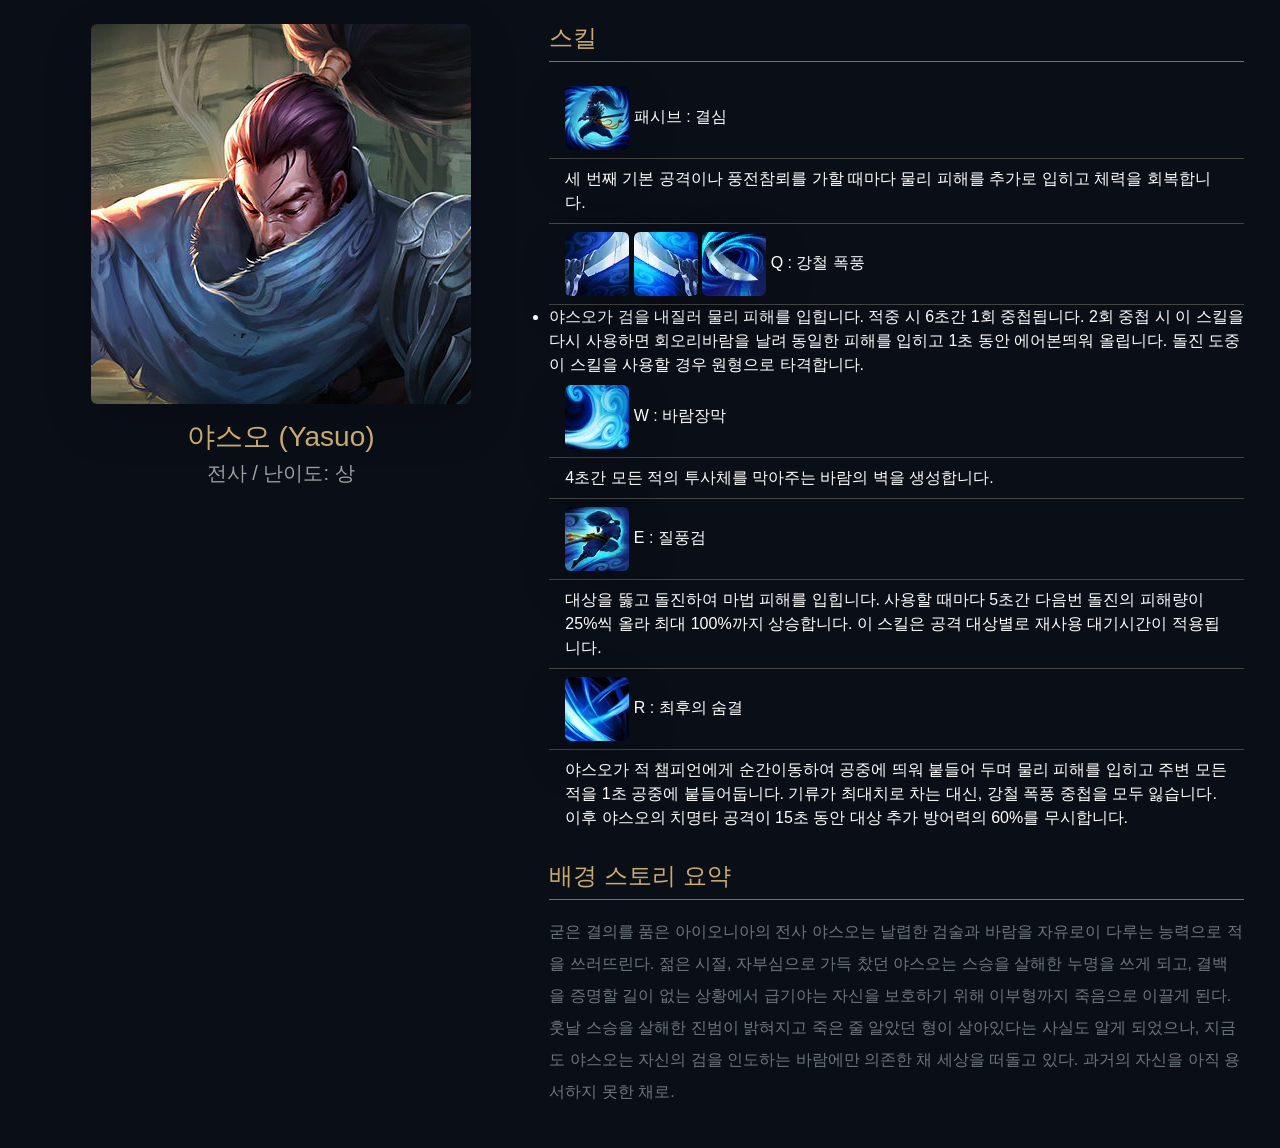
<file: src/main/resources/META-INF/resources/modals/Yasuo.html>
<!DOCTYPE html>
<html lang="ko">
<head>
  <meta charset="UTF-8">
  <meta name="viewport" content="width=device-width, initial-scale=1.0">
  <title>야스오 상세</title>
  
  <!-- Bootstrap 5 CSS (index.html과 동일하게 연동) -->
  <link href="https://cdn.jsdelivr.net/npm/bootstrap@5.3.3/dist/css/bootstrap.min.css" rel="stylesheet" integrity="sha384-QWTKZyjpPEjISv5WaRU9OFeRpok6YctnYmDr5pNlyT2bRjXh0JMhjY6hW+ALEwIH" crossorigin="anonymous">
  
  <!-- LOL 스타일 맞추기 위한 간단 커스텀 (필요 시 resources/css/custom.css로 이동) -->
  <style>
    body {
      background-color: #0a0e17;
      color: white;
      padding: 1.5rem;
      font-family: 'Segoe UI', sans-serif;
    }
    h3, h4 {
      color: #c8aa6e; /* LOL 골드 톤 */
    }
    .text-muted {
      color: #a0a0a0 !important;
    }
    .list-group-item {
      background: transparent;
      border-color: #444;
      color: white;
    }
  </style>
</head>
<body>

  <div class="container-fluid">
    <div class="row g-4">
      
      <!-- 왼쪽: 이미지 + 기본 정보 -->
      <div class="col-lg-5 text-center">
        <img src="../image/yasuo.png" class="img-fluid rounded shadow-lg" alt="야스오" style="max-height: 480px; object-fit: contain;">
        <div class="mt-3">
          <h3 class="mb-1">야스오 (Yasuo)</h3>
          <p class="text-muted fs-5">전사 / 난이도: 상</p>
        </div>
      </div>
      
      <!-- 오른쪽: 스킬 + 스토리 -->
      <div class="col-lg-7">
        <h4 class="border-bottom border-secondary pb-2 mb-3">스킬</h4>
        <ul class="list-group list-group-flush mb-4">
          <li class="list-group-item"><img src="../image/야스오 패시브.webp" class="img-fluid rounded shadow-lg" alt="야스오" style="max-height: 100px; object-fit: contain;">  
            패시브 : 결심</li>
              <li class="list-group-item">세 번째 기본 공격이나 풍전참뢰를 가할 때마다 물리 피해를 추가로 입히고 체력을 회복합니다.</li>
              
              
          <li class="list-group-item">
            <img src="../image/야스오 Q1.webp" class="img-fluid rounded shadow-lg" alt="야스오" style="max-height: 100px; object-fit: contain;">
            <img src="../image/야스오 Q2.webp" class="img-fluid rounded shadow-lg" alt="야스오" style="max-height: 100px; object-fit: contain;">
            <img src="../image/야스오 Q3.webp" class="img-fluid rounded shadow-lg" alt="야스오" style="max-height: 100px; object-fit: contain;">
            Q :  강철 폭풍</li>  
        <li class="list-gruop-item">
            야스오가 검을 내질러 물리 피해를 입힙니다. 
            적중 시 6초간 1회 중첩됩니다. 
            2회 중첩 시 이 스킬을 다시 사용하면 회오리바람을 날려 동일한 피해를 입히고 1초 동안 에어본띄워 올립니다.
            돌진 도중 이 스킬을 사용할 경우 원형으로 타격합니다.</li>

        <li class="list-group-item"><img src="../image/야스오 W.webp" class="img-fluid rounded shadow-lg" alt="야스오" style="max-height: 100px; object-fit: contain;">
              W : 바람장막</li>
              <li class="list-group-item">
                4초간 모든 적의 투사체를 막아주는 바람의 벽을 생성합니다.</li>

          <li class="list-group-item"><img src="../image/야스오 E.webp" class="img-fluid rounded shadow-lg" alt="야스오" style="max-height: 100px; object-fit: contain;">
              E : 질풍검</li>
              <li class="list-group-item">
                대상을 뚫고 돌진하여 마법 피해를 입힙니다. 사용할 때마다 5초간 다음번 돌진의 피해량이 25%씩 올라 최대 100%까지 상승합니다.

                이 스킬은 공격 대상별로 재사용 대기시간이 적용됩니다.</li>
          <li class="list-group-item"><img src="../image/야스오 R.webp" class="img-fluid rounded shadow-lg" alt="야스오" style="max-height: 100px; object-fit: contain;">
              R : 최후의 숨결</li>
              <li class="list-group-item">
               야스오가 적 챔피언에게 순간이동하여 공중에 띄워 붙들어 두며 물리 피해를 입히고 주변 모든 적을 1초 공중에 붙들어둡니다.
                기류가 최대치로 차는 대신, 강철 폭풍 중첩을 모두 잃습니다.
                이후 야스오의 치명타 공격이 15초 동안 대상 추가 방어력의 60%를 무시합니다.
              </li>
        </ul>

        <h4 class="border-bottom border-secondary pb-2 mb-3">배경 스토리 요약</h4>
        <p class="text-secondary lh-lg">
           굳은 결의를 품은 아이오니아의 전사 야스오는 날렵한 검술과 바람을 자유로이 다루는 능력으로 적을 쓰러뜨린다. 
           젊은 시절, 자부심으로 가득 찼던 야스오는 스승을 살해한 누명을 쓰게 되고, 
           결백을 증명할 길이 없는 상황에서 급기야는 자신을 보호하기 위해 이부형까지 죽음으로 이끌게 된다. 
           훗날 스승을 살해한 진범이 밝혀지고 죽은 줄 알았던 형이 살아있다는 사실도 알게 되었으나, 
           지금도 야스오는 자신의 검을 인도하는 바람에만 의존한 채 세상을 떠돌고 있다. 
           과거의 자신을 아직 용서하지 못한 채로.

        </p>
      </div>
      
    </div>
  </div>

</body>
</html>
</file>
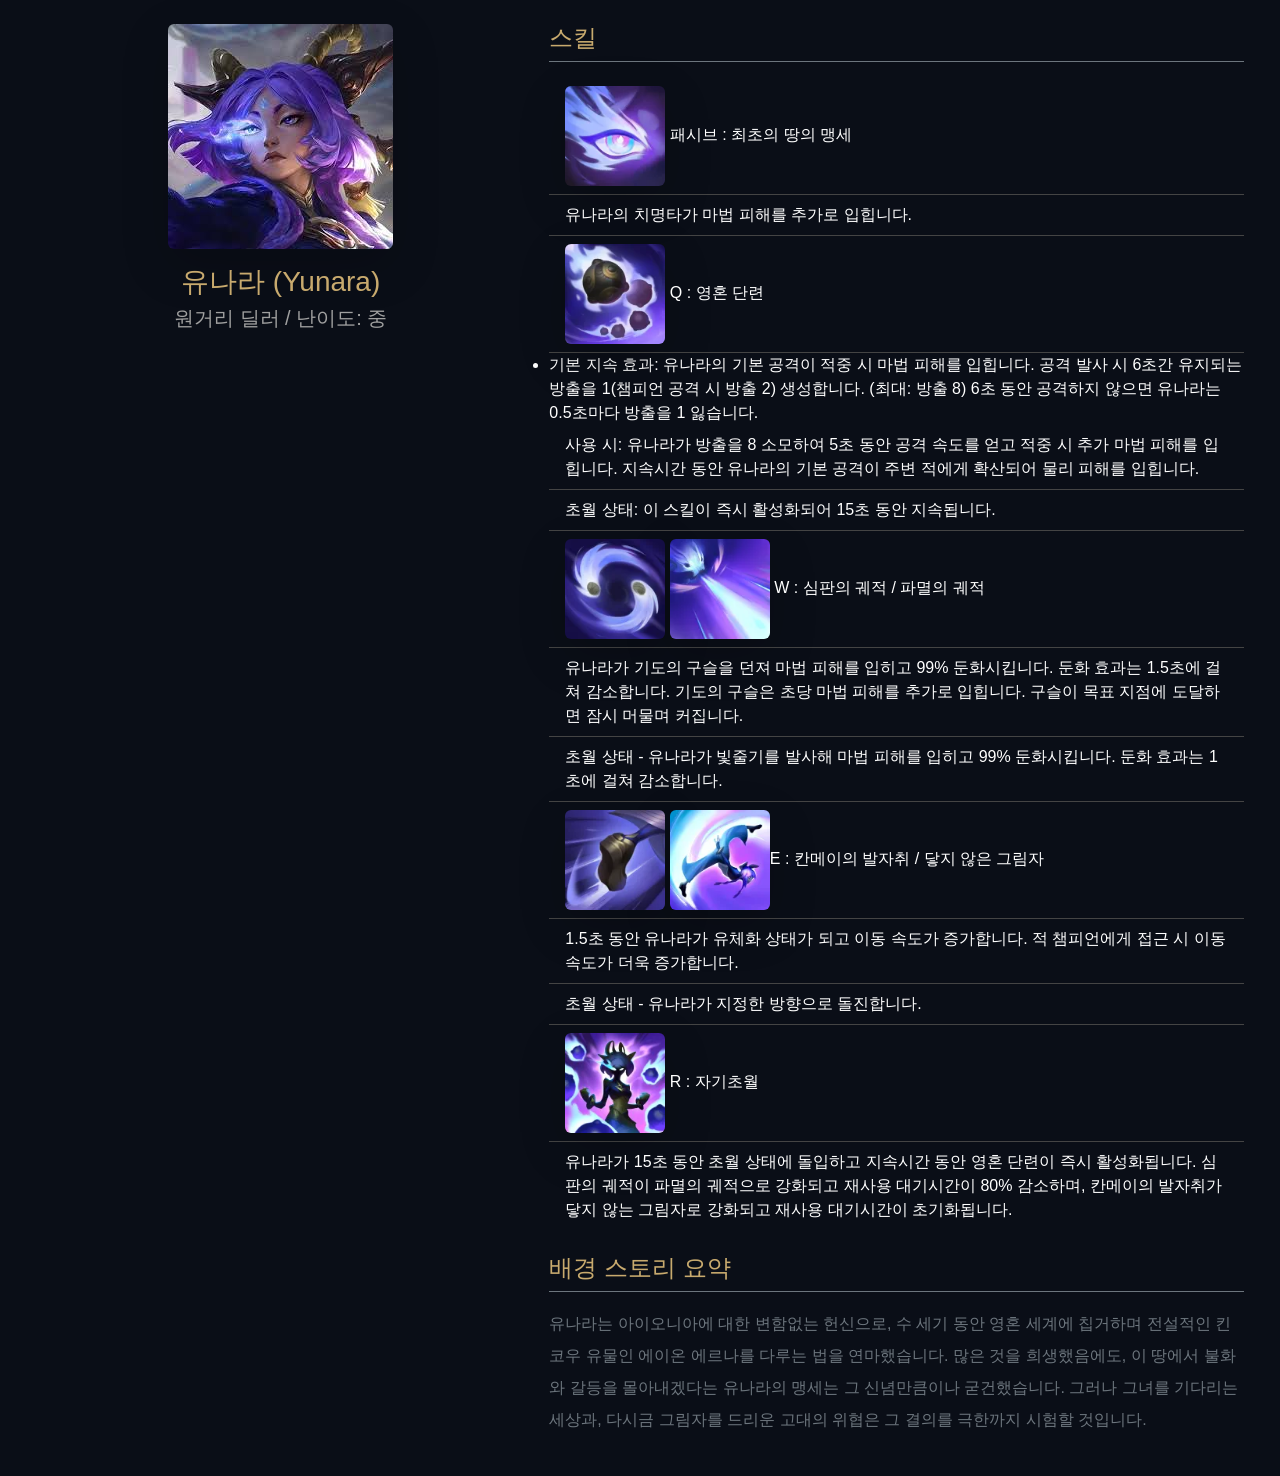
<file: src/main/resources/META-INF/resources/modals/Yunara.html>
<!DOCTYPE html>
<html lang="ko">
<head>
  <meta charset="UTF-8">
  <meta name="viewport" content="width=device-width, initial-scale=1.0">
  <title>유나라 상세</title>
  
  <!-- Bootstrap 5 CSS (index.html과 동일하게 연동) -->
  <link href="https://cdn.jsdelivr.net/npm/bootstrap@5.3.3/dist/css/bootstrap.min.css" rel="stylesheet" integrity="sha384-QWTKZyjpPEjISv5WaRU9OFeRpok6YctnYmDr5pNlyT2bRjXh0JMhjY6hW+ALEwIH" crossorigin="anonymous">
  
  <!-- LOL 스타일 맞추기 위한 간단 커스텀 (필요 시 resources/css/custom.css로 이동) -->
  <style>
    body {
      background-color: #0a0e17;
      color: white;
      padding: 1.5rem;
      font-family: 'Segoe UI', sans-serif;
    }
    h3, h4 {
      color: #c8aa6e; /* LOL 골드 톤 */
    }
    .text-muted {
      color: #a0a0a0 !important;
    }
    .list-group-item {
      background: transparent;
      border-color: #444;
      color: white;
    }
  </style>
</head>
<body>

  <div class="container-fluid">
    <div class="row g-4">
      
      <!-- 왼쪽: 이미지 + 기본 정보 -->
      <div class="col-lg-5 text-center">
        <img src="../image/yunara.png" class="img-fluid rounded shadow-lg" alt="유나라" style="max-height: 480px; object-fit: contain;">
        <div class="mt-3">
          <h3 class="mb-1">유나라 (Yunara)</h3>
          <p class="text-muted fs-5">원거리 딜러 / 난이도: 중</p>
        </div>
      </div>
      
      <!-- 오른쪽: 스킬 + 스토리 -->
      <div class="col-lg-7">
        <h4 class="border-bottom border-secondary pb-2 mb-3">스킬</h4>
        <ul class="list-group list-group-flush mb-4">
          <li class="list-group-item"><img src="../image/유나라 패시브.webp" class="img-fluid rounded shadow-lg" alt="유나라" style="max-height: 100px; object-fit: contain;">  
            패시브 : 최초의 땅의 맹세</li>
            <li class="list-group-item">
             유나라의 치명타가 마법 피해를 추가로 입힙니다.</li>
          <li class="list-group-item"><img src="../image/유나라 Q.webp" class="img-fluid rounded shadow-lg" alt="유나라" style="max-height: 100px; object-fit: contain;">
              Q : 영혼 단련</li>
              
               <li class="list-gruop-item">
                기본 지속 효과: 유나라의 기본 공격이 적중 시 마법 피해를 입힙니다. 
               공격 발사 시 6초간 유지되는 방출을 1(챔피언 공격 시 방출 2) 생성합니다.
               (최대: 방출 8) 6초 동안 공격하지 않으면 유나라는 0.5초마다 방출을 1 잃습니다.</li> 
               <li class="list-group-item">사용 시: 유나라가 방출을 8 소모하여 5초 동안 공격 속도를 얻고 적중 시 추가 마법 피해를 입힙니다. 
               지속시간 동안 유나라의 기본 공격이 주변 적에게 확산되어 물리 피해를 입힙니다.</li>
               <li class="list-group-item">초월 상태: 이 스킬이 즉시 활성화되어 15초 동안 지속됩니다.</li>

          <li class="list-group-item"><img src="../image/유나라 W1.webp" class="img-fluid rounded shadow-lg" alt="유나라" style="max-height: 100px; object-fit: contain;">
             <img src="../image/유나라 W2.webp" class="img-fluid rounded shadow-lg" alt="유나라" style="max-height: 100px; object-fit: contain;">
              W : 심판의 궤적 / 파멸의 궤적</li>
              <li class="list-group-item">
                유나라가 기도의 구슬을 던져 마법 피해를 입히고 99% 둔화시킵니다. 
                둔화 효과는 1.5초에 걸쳐 감소합니다. 
                기도의 구슬은 초당 마법 피해를 추가로 입힙니다. 구슬이 목표 지점에 도달하면 잠시 머물며 커집니다.
              </li>
              <li class="list-group-item">초월 상태 - 유나라가 빛줄기를 발사해 마법 피해를 입히고 99% 둔화시킵니다. 둔화 효과는 1초에 걸쳐 감소합니다.</li>

          <li class="list-group-item"><img src="../image/유나라 E1.webp" class="img-fluid rounded shadow-lg" alt="유나라" style="max-height: 100px; object-fit: contain;">
              <img src="../image/유나라 E2.webp" class="img-fluid rounded shadow-lg" alt="유나라" style="max-height: 100px; object-fit: contain;">E : 칸메이의 발자취 / 닿지 않은 그림자</li>
              <li class="list-group-item">
                1.5초 동안 유나라가 유체화 상태가 되고 이동 속도가 증가합니다. 적 챔피언에게 접근 시 이동 속도가 더욱 증가합니다.
              </li>
              <li class="list-group-item">
                초월 상태 - 유나라가 지정한 방향으로 돌진합니다.
              </li>
          <li class="list-group-item"><img src="../image/유나라 R.webp" class="img-fluid rounded shadow-lg" alt="유나라" style="max-height: 100px; object-fit: contain;">
              R : 자기초월</li>
              <li class="list-group-item">
                유나라가 15초 동안 초월 상태에 돌입하고 지속시간 동안 영혼 단련이 즉시 활성화됩니다. 
                심판의 궤적이 파멸의 궤적으로 강화되고 재사용 대기시간이 80% 감소하며,
                 칸메이의 발자취가 닿지 않는 그림자로 강화되고 재사용 대기시간이 초기화됩니다.
              </li>
        </ul>

        <h4 class="border-bottom border-secondary pb-2 mb-3">배경 스토리 요약</h4>
        <p class="text-secondary lh-lg">
           유나라는 아이오니아에 대한 변함없는 헌신으로, 
           수 세기 동안 영혼 세계에 칩거하며 전설적인 킨코우 유물인 에이온 에르나를 다루는 법을 연마했습니다.
            많은 것을 희생했음에도, 이 땅에서 불화와 갈등을 몰아내겠다는 유나라의 맹세는 그 신념만큼이나 굳건했습니다.
           그러나 그녀를 기다리는 세상과, 다시금 그림자를 드리운 고대의 위협은 그 결의를 극한까지 시험할 것입니다.
        </p>
      </div>
      
    </div>
  </div>

</body>
</html>
</file>
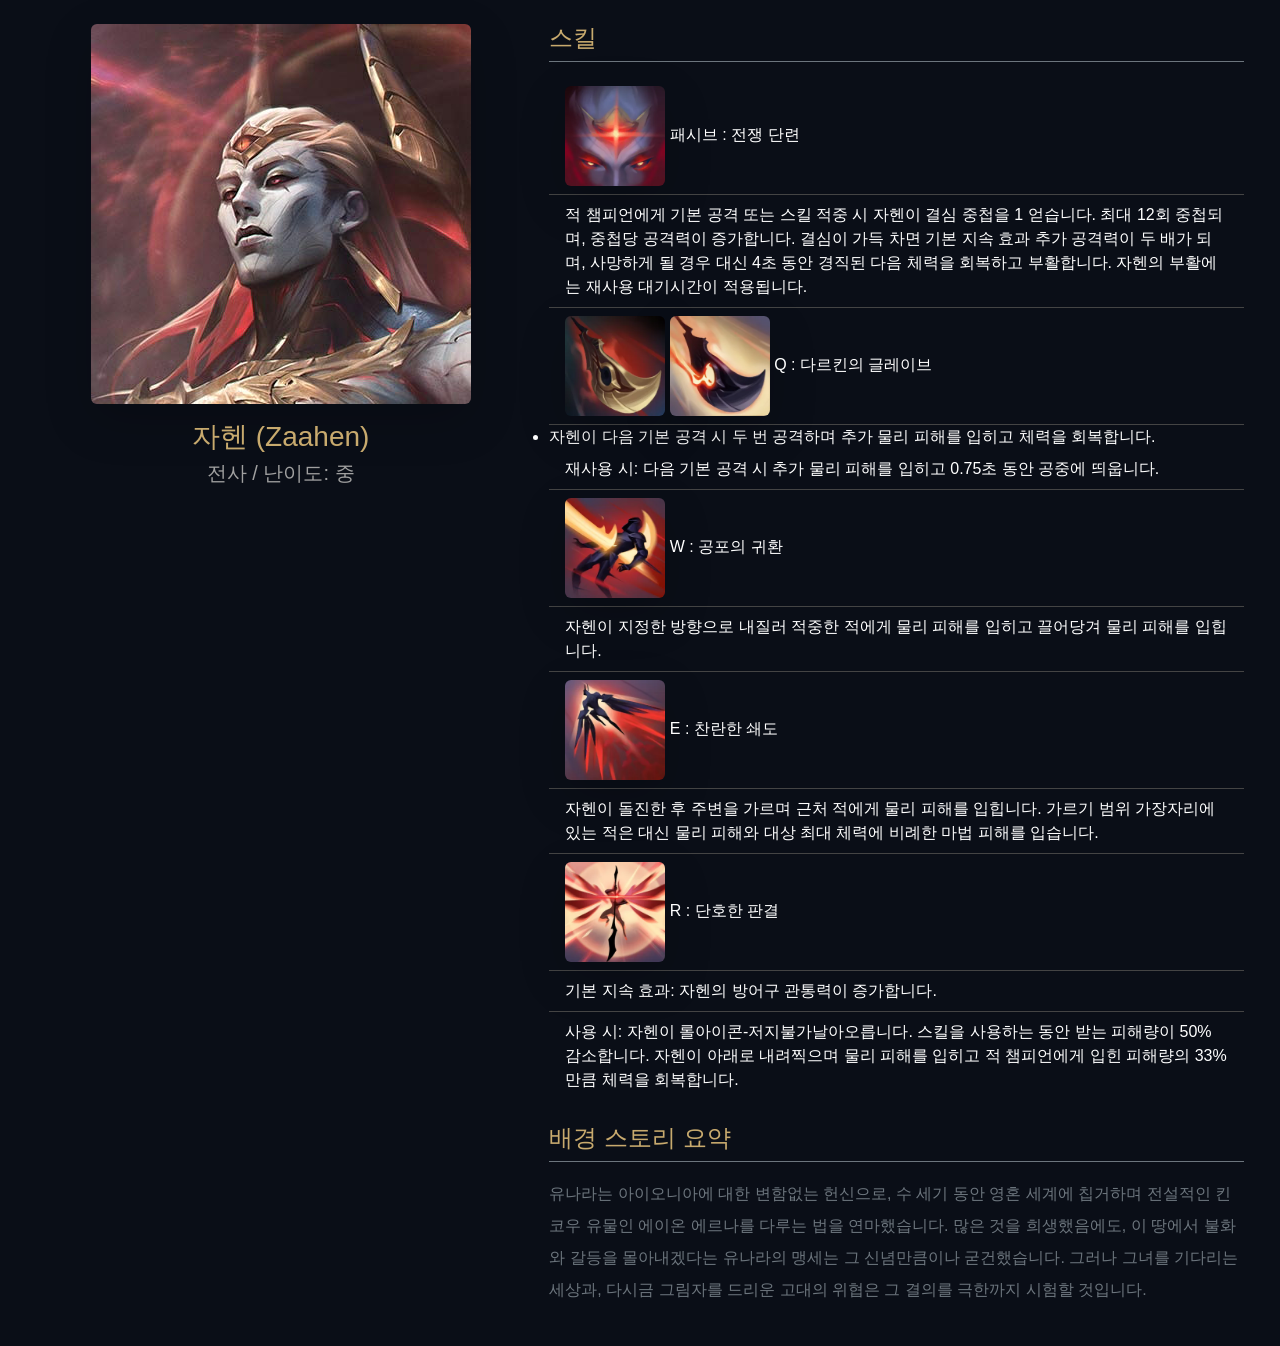
<file: src/main/resources/META-INF/resources/modals/Zaahen.html>
<!DOCTYPE html>
<html lang="ko">
<head>
  <meta charset="UTF-8">
  <meta name="viewport" content="width=device-width, initial-scale=1.0">
  <title>자헨 상세</title>
  
  <!-- Bootstrap 5 CSS (index.html과 동일하게 연동) -->
  <link href="https://cdn.jsdelivr.net/npm/bootstrap@5.3.3/dist/css/bootstrap.min.css" rel="stylesheet" integrity="sha384-QWTKZyjpPEjISv5WaRU9OFeRpok6YctnYmDr5pNlyT2bRjXh0JMhjY6hW+ALEwIH" crossorigin="anonymous">
  
  <!-- LOL 스타일 맞추기 위한 간단 커스텀 (필요 시 resources/css/custom.css로 이동) -->
  <style>
    body {
      background-color: #0a0e17;
      color: white;
      padding: 1.5rem;
      font-family: 'Segoe UI', sans-serif;
    }
    h3, h4 {
      color: #c8aa6e; /* LOL 골드 톤 */
    }
    .text-muted {
      color: #a0a0a0 !important;
    }
    .list-group-item {
      background: transparent;
      border-color: #444;
      color: white;
    }
  </style>
</head>
<body>

  <div class="container-fluid">
    <div class="row g-4">
      
      <!-- 왼쪽: 이미지 + 기본 정보 -->
      <div class="col-lg-5 text-center">
        <img src="../image/Zaahen.png" class="img-fluid rounded shadow-lg" alt="자헨" style="max-height: 480px; object-fit: contain;">
        <div class="mt-3">
          <h3 class="mb-1">자헨 (Zaahen)</h3>
          <p class="text-muted fs-5">전사 / 난이도: 중</p>
        </div>
      </div>
      
      <!-- 오른쪽: 스킬 + 스토리 -->
      <div class="col-lg-7">
        <h4 class="border-bottom border-secondary pb-2 mb-3">스킬</h4>
        <ul class="list-group list-group-flush mb-4">
          <li class="list-group-item"><img src="../image/자헨 패시브.webp" class="img-fluid rounded shadow-lg" alt="자헨" style="max-height: 100px; object-fit: contain;">  
            패시브 : 전쟁 단련</li>
            <li class="list-group-item">
             적 챔피언에게 기본 공격 또는 스킬 적중 시 자헨이 결심 중첩을 1 얻습니다. 
             최대 12회 중첩되며, 중첩당 공격력이 증가합니다.
             결심이 가득 차면 기본 지속 효과 추가 공격력이 두 배가 되며, 사망하게 될 경우 대신 4초 동안 경직된 다음 체력을 회복하고 부활합니다.
            자헨의 부활에는 재사용 대기시간이 적용됩니다.</li>

          <li class="list-group-item"><img src="../image/자헨 Q1.webp" class="img-fluid rounded shadow-lg" alt="자헨" style="max-height: 100px; object-fit: contain;">
            <img src="../image/자헨 Q2.webp" class="img-fluid rounded shadow-lg" alt="자헨" style="max-height: 100px; object-fit: contain;">  
            Q : 다르킨의 글레이브</li>
               <li class="list-gruop-item">
                자헨이 다음 기본 공격 시 두 번 공격하며 추가 물리 피해를 입히고 체력을 회복합니다.</li> 
               <li class="list-group-item">재사용 시: 다음 기본 공격 시 추가 물리 피해를 입히고 0.75초 동안 공중에 띄웁니다.</li>

          <li class="list-group-item"><img src="../image/자헨 W.webp" class="img-fluid rounded shadow-lg" alt="자헨" style="max-height: 100px; object-fit: contain;">
              W : 공포의 귀환</li>
              <li class="list-group-item">
                자헨이 지정한 방향으로 내질러 적중한 적에게 물리 피해를 입히고 끌어당겨 물리 피해를 입힙니다.
              </li>

          <li class="list-group-item"><img src="../image/자헨 E.webp" class="img-fluid rounded shadow-lg" alt="자헨" style="max-height: 100px; object-fit: contain;">
              E : 찬란한 쇄도</li>
                <li class="list-group-item">자헨이 돌진한 후 주변을 가르며 근처 적에게 물리 피해를 입힙니다.
                가르기 범위 가장자리에 있는 적은 대신 물리 피해와 대상 최대 체력에 비례한 마법 피해를 입습니다.
              </li>
          <li class="list-group-item"><img src="../image/자헨 R.webp" class="img-fluid rounded shadow-lg" alt="자헨" style="max-height: 100px; object-fit: contain;">
              R : 단호한 판결</li>
              <li class="list-group-item">
                기본 지속 효과: 자헨의 방어구 관통력이 증가합니다.</li>
                <li class="list-group-item">사용 시: 자헨이 롤아이콘-저지불가날아오릅니다. 
                    스킬을 사용하는 동안 받는 피해량이 50% 감소합니다.
                    자헨이 아래로 내려찍으며 물리 피해를 입히고 적 챔피언에게 입힌 피해량의 33%만큼 체력을 회복합니다.
              </li>
        </ul>

        <h4 class="border-bottom border-secondary pb-2 mb-3">배경 스토리 요약</h4>
        <p class="text-secondary lh-lg">
           유나라는 아이오니아에 대한 변함없는 헌신으로, 
           수 세기 동안 영혼 세계에 칩거하며 전설적인 킨코우 유물인 에이온 에르나를 다루는 법을 연마했습니다.
            많은 것을 희생했음에도, 이 땅에서 불화와 갈등을 몰아내겠다는 유나라의 맹세는 그 신념만큼이나 굳건했습니다.
           그러나 그녀를 기다리는 세상과, 다시금 그림자를 드리운 고대의 위협은 그 결의를 극한까지 시험할 것입니다.
        </p>
      </div>
      
    </div>
  </div>
</body>
</html>
</file>
<file: src/main/resources/META-INF/resources/css/main.css>
/* ── 기본 레이아웃 ──────────────────────────────────────────── */
body { background-color: #0a0e17; color: #fff; font-family: 'Arial', sans-serif; }
.navbar { background-color: #000; }
.hero { background: linear-gradient(to bottom, #000000, #0a0e17); min-height: 60vh; }

/* ── 강조 색상 ──────────────────────────────────────────────── */
.accent-purple { color: #a020f0; }
.accent-red { color: #ff0000; }

/* ── 카드 ────────────────────────────────────────────────────── */
.card { background-color: #1e1e1e; border: none; transition: transform 0.3s, box-shadow 0.3s; }
.card:hover { transform: scale(1.05); box-shadow: 0 10px 20px rgba(160, 32, 240, 0.5); }
.card-img-top { height: 200px; object-fit: cover; border-radius: 10px 10px 0 0; }

/* ── 버튼 ────────────────────────────────────────────────────── */
.btn-primary { background-color: #a020f0; border: none; }
.btn-primary:hover { background-color: #800080; }

/* ── 검색 결과 페이지 ────────────────────────────────────────── */
#searchResults { display: none; }

.search-keyword-header {
    background: #0a0a0a;
    background-image: radial-gradient(ellipse at center, #1a1a1a 0%, #000 70%);
    min-height: 180px;
    display: flex;
    align-items: center;
    justify-content: center;
    border-bottom: 2px solid #c8a96e;
}
.search-keyword-header h1 {
    font-size: 2.8rem;
    font-weight: 700;
    color: #fff;
    letter-spacing: 0.05em;
}

.search-body { background-color: #f0ede8; min-height: 500px; }
.search-sidebar { border-right: 1px solid #ddd; }

.search-category-item {
    padding: 14px 20px;
    cursor: pointer;
    color: #333;
    font-size: 0.95rem;
    border-left: 3px solid transparent;
    transition: all 0.2s;
}
.search-category-item:hover { background: #e0dcd5; }
.search-category-item.active {
    border-left: 3px solid #c8253a;
    font-weight: 700;
    color: #c8253a;
    background: #e8e4df;
}
.search-category-item .count { color: #999; font-size: 0.85rem; margin-left: 6px; }

.search-content-area { padding: 30px; }

.search-result-card {
    background: #fff;
    border: none;
    border-radius: 6px;
    margin-bottom: 16px;
    transition: box-shadow 0.2s;
}
.search-result-card:hover { box-shadow: 0 4px 15px rgba(0,0,0,0.15); }
.search-result-card img { width: 110px; height: 80px; object-fit: cover; border-radius: 6px 0 0 6px; }

.no-result { text-align: center; padding: 80px 20px; color: #666; }
.no-result h4 { color: #333; }

/* ── [추가] 테마 토글 버튼 (폰트 크기, 색상 등 ) ──────────────── */
#themeToggleBtn { font-size: 1.1rem; color: #fff; }
body.light-mode #themeToggleBtn { color: #212529; }
/* ── [추가] 라이트 모드 (다양한 색상 정보 ─────────────────────── */
body.light-mode { background-color: #f8f9fa; color: #212529; }
body.light-mode .navbar { background-color: #e9ecef !important; }
body.light-mode .navbar .navbar-brand,
body.light-mode .navbar .nav-link { color: #212529 !important; }
body.light-mode .hero { background: linear-gradient(to bottom, #dce3ea, #f8f9fa); }
body.light-mode .card { background-color: #ffffff; color: #212529; border: 1px solid #dee2e6; }
body.light-mode .card-title { color: #212529; }
body.light-mode .card-text { color: #555; }
</file>
<file: src/main/resources/META-INF/resources/css/download.css>
body { 
    background-color: #0a0e17; 
    color: #e0e0e0; 
    font-family: 'Segoe UI', Arial, sans-serif; 
}

.hero {
    background: linear-gradient(rgba(0,0,0,0.6), rgba(0,0,0,0.8)), 
                url('../image/롤\ 다운로드.webp') center/cover no-repeat;
    min-height: 100vh;
    display: flex;
    align-items: center;
    justify-content: center;
    text-align: center;
    padding: 2rem;
}

.hero h1 { 
    font-size: 4rem; 
    font-weight: bold; 
    color: #c8aa6e;          /* LOL 골드 톤 */
    text-shadow: 0 0 10px #a020f0;
}

.btn-download {
    background-color: #a020f0;
    border: none;
    font-size: 1.3rem;
    padding: 1rem 2rem;
    margin: 1rem;
}

.btn-download:hover { 
    background-color: #800080; 
}

.nav-tabs .nav-link { 
    color: #e0e0e0; 
}

.nav-tabs .nav-link.active { 
    background-color: #1e1e1e; 
    color: #c8aa6e; 
    border-color: #a020f0; 
}

.table { 
    --bs-table-bg: #1e1e1e; 
    --bs-table-color: #e0e0e0; 
    --bs-table-border-color: #444;
}

.table th { 
    background-color: #000; 
    color: #c8aa6e; 
}

.card { 
    background-color: #1e1e1e; 
    border: 1px solid #444; 
}

.accent-purple { 
    color: #a020f0; 
}

/* ===== 라이트 모드 ===== */

body.light-mode {
    background-color: #f8f9fa;
    color: #000;
}

/* 히어로 영역 */
body.light-mode .hero {
    background:
        linear-gradient(rgba(255,255,255,0.7), rgba(255,255,255,0.8)),
        url('../image/롤 다운로드.webp') center/cover no-repeat;
}

/* 제목 */
body.light-mode .hero h1 {
    color: #6a1bb9;
    text-shadow: none;
}

/* 버튼 */
body.light-mode .btn-download {
    background-color: #a020f0;
    color: white;
}

/* 탭 */
body.light-mode .nav-tabs .nav-link {
    color: #333;
}

body.light-mode .nav-tabs .nav-link.active {
    background-color: #ffffff;
    color: #6a1bb9;
    border-color: #a020f0;
}

/* 테이블 */
body.light-mode .table {
    --bs-table-bg: #ffffff;
    --bs-table-color: #000;
    --bs-table-border-color: #ccc;
}

body.light-mode .table th {
    background-color: #e9ecef;
    color: #6a1bb9;
}

/* 카드 */
body.light-mode .card {
    background-color: #ffffff;
    border: 1px solid #ccc;
    color: #000;
}

/* 보라색 강조 */
body.light-mode .accent-purple {
    color: #6a1bb9;
}

/* ===== 라이트모드 네비바 ===== */

body.light-mode .navbar {
    background-color: #ffffff !important;
}

/* 네비바 링크 */
body.light-mode .navbar .nav-link {
    color: #000 !important;
}

/* 활성화 링크 */
body.light-mode .navbar .nav-link.active {
    color: #6a1bb9 !important;
}

/* 브랜드 텍스트 */
body.light-mode .navbar-brand {
    color: #000 !important;
}

/* dropdown 버튼 */
body.light-mode .navbar .dropdown-toggle {
    color: #000 !important;
}

/* 토글 버튼 */
body.light-mode #themeToggleBtn {
    border-color: #000;
    color: #000;
}

/* 햄버거 메뉴 아이콘 */
body.light-mode .navbar-toggler {
    border-color: #000;
}

body.light-mode .navbar-toggler-icon {
    filter: invert(1);
}
</file>
